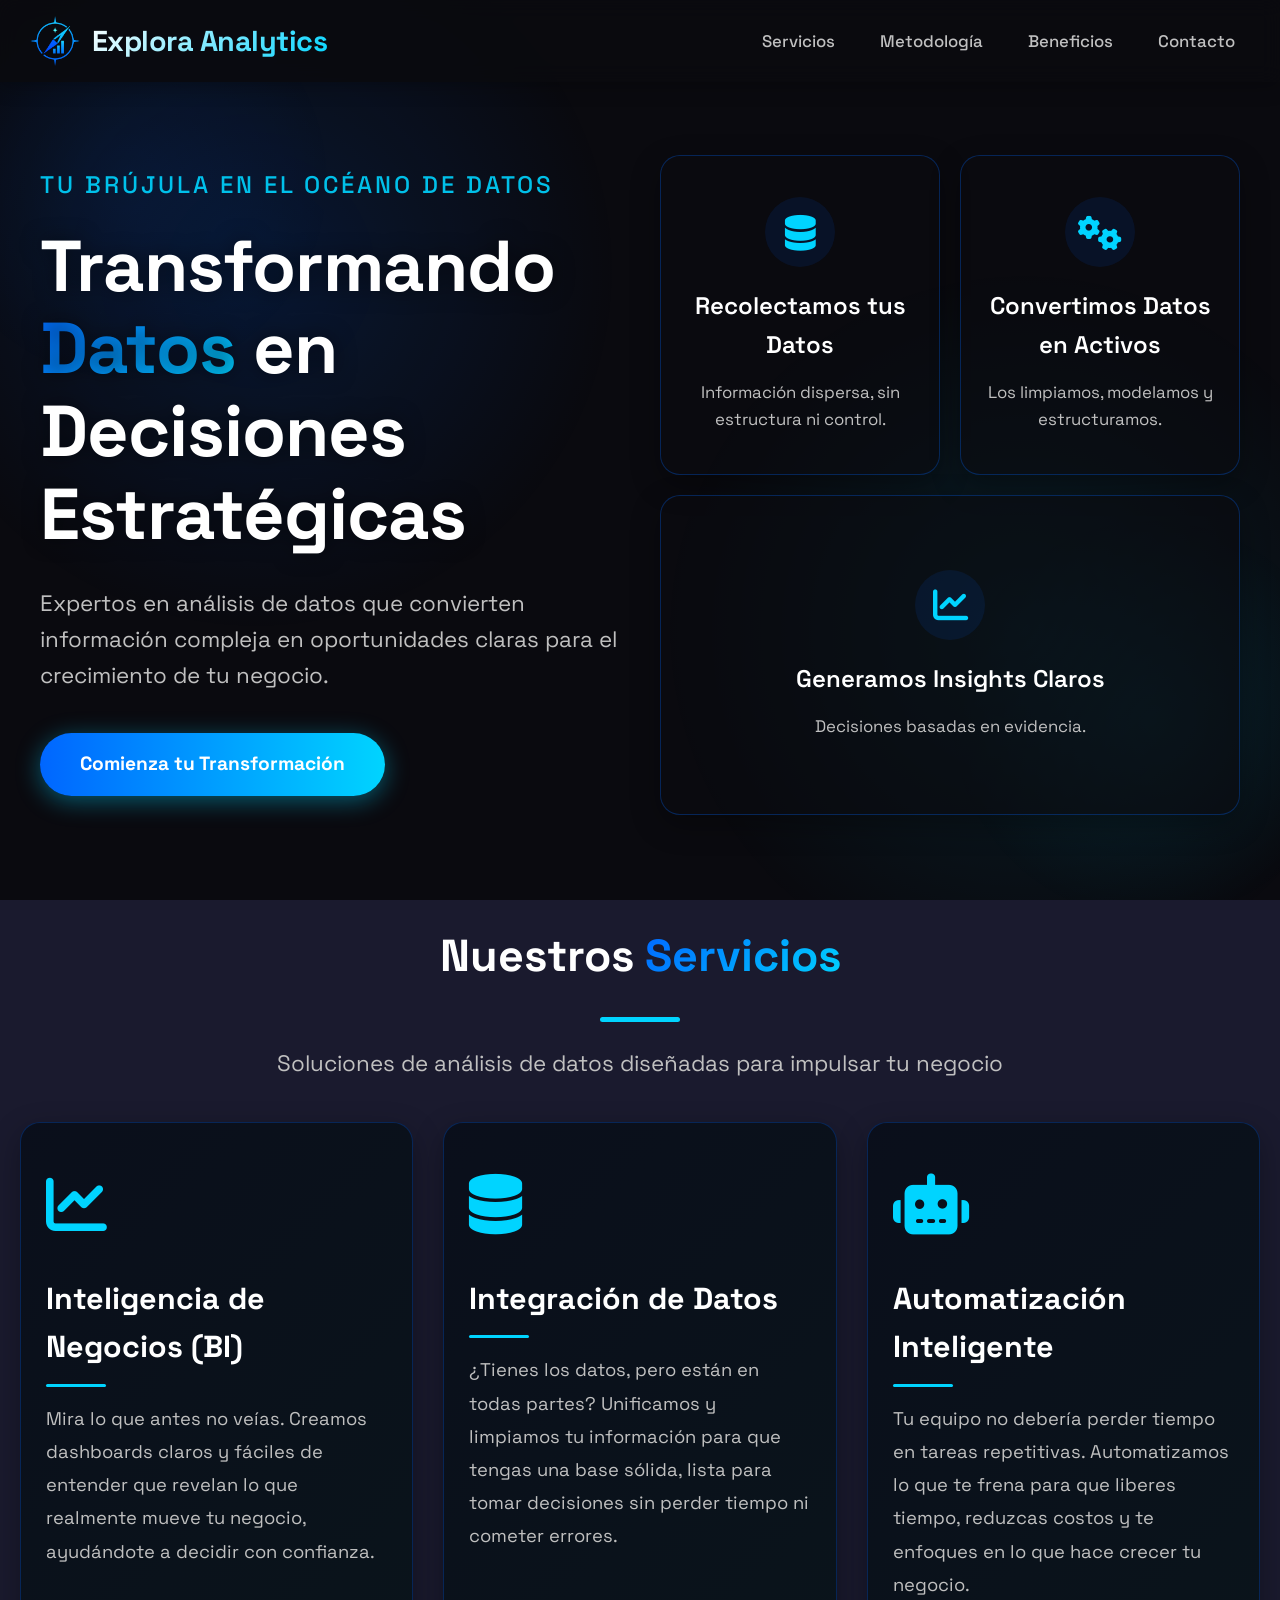
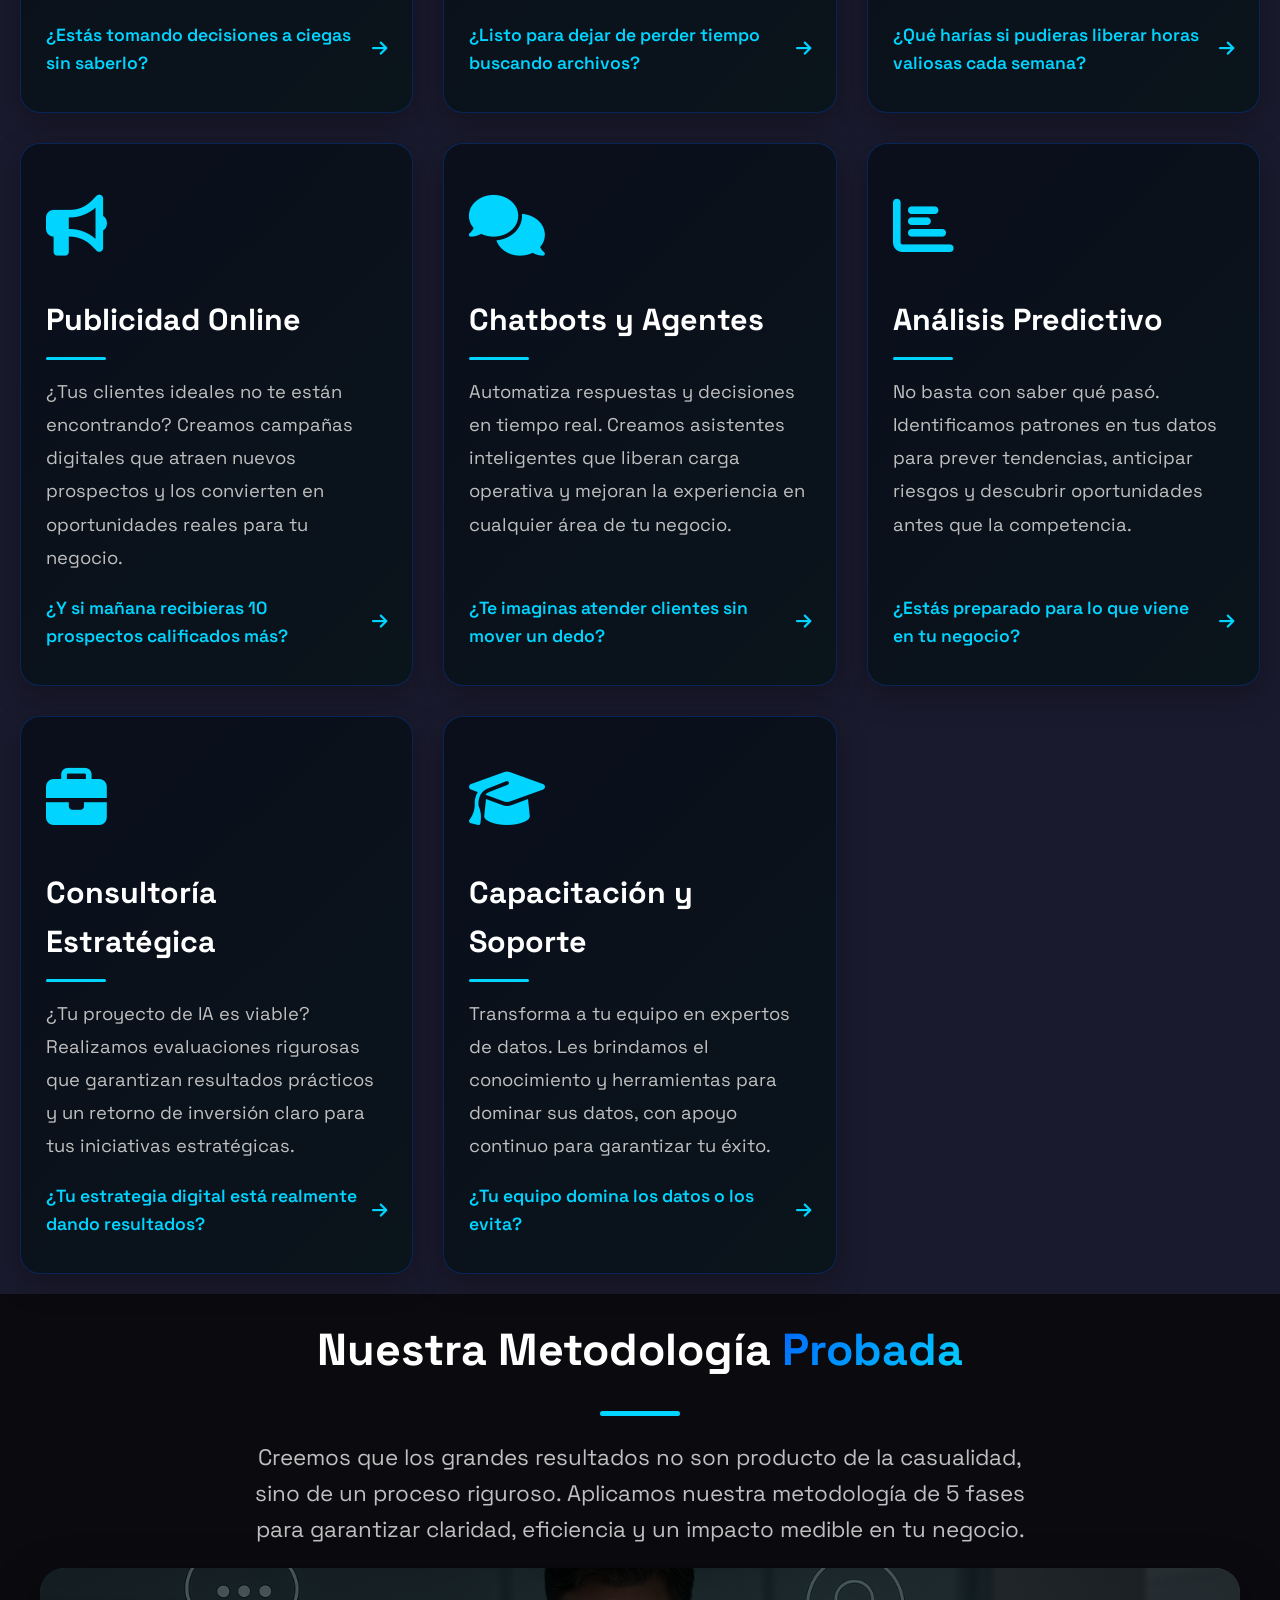
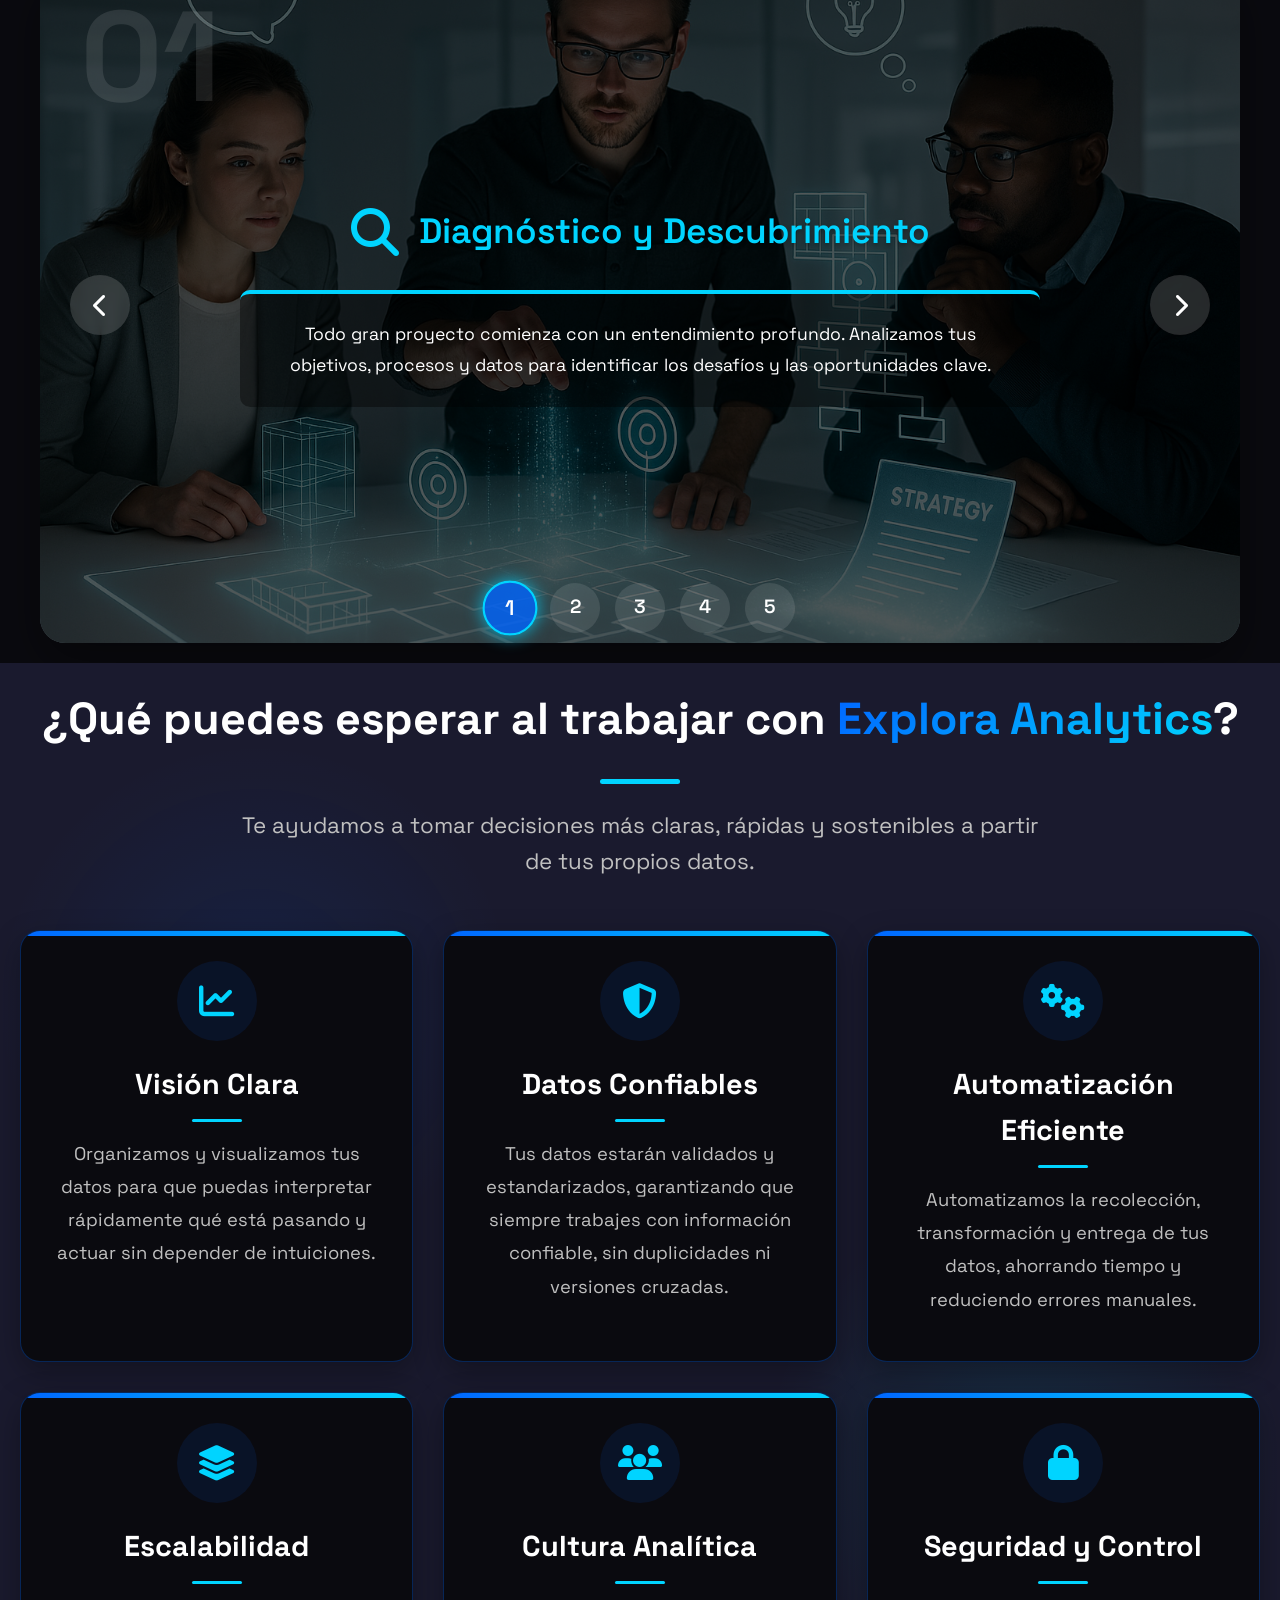
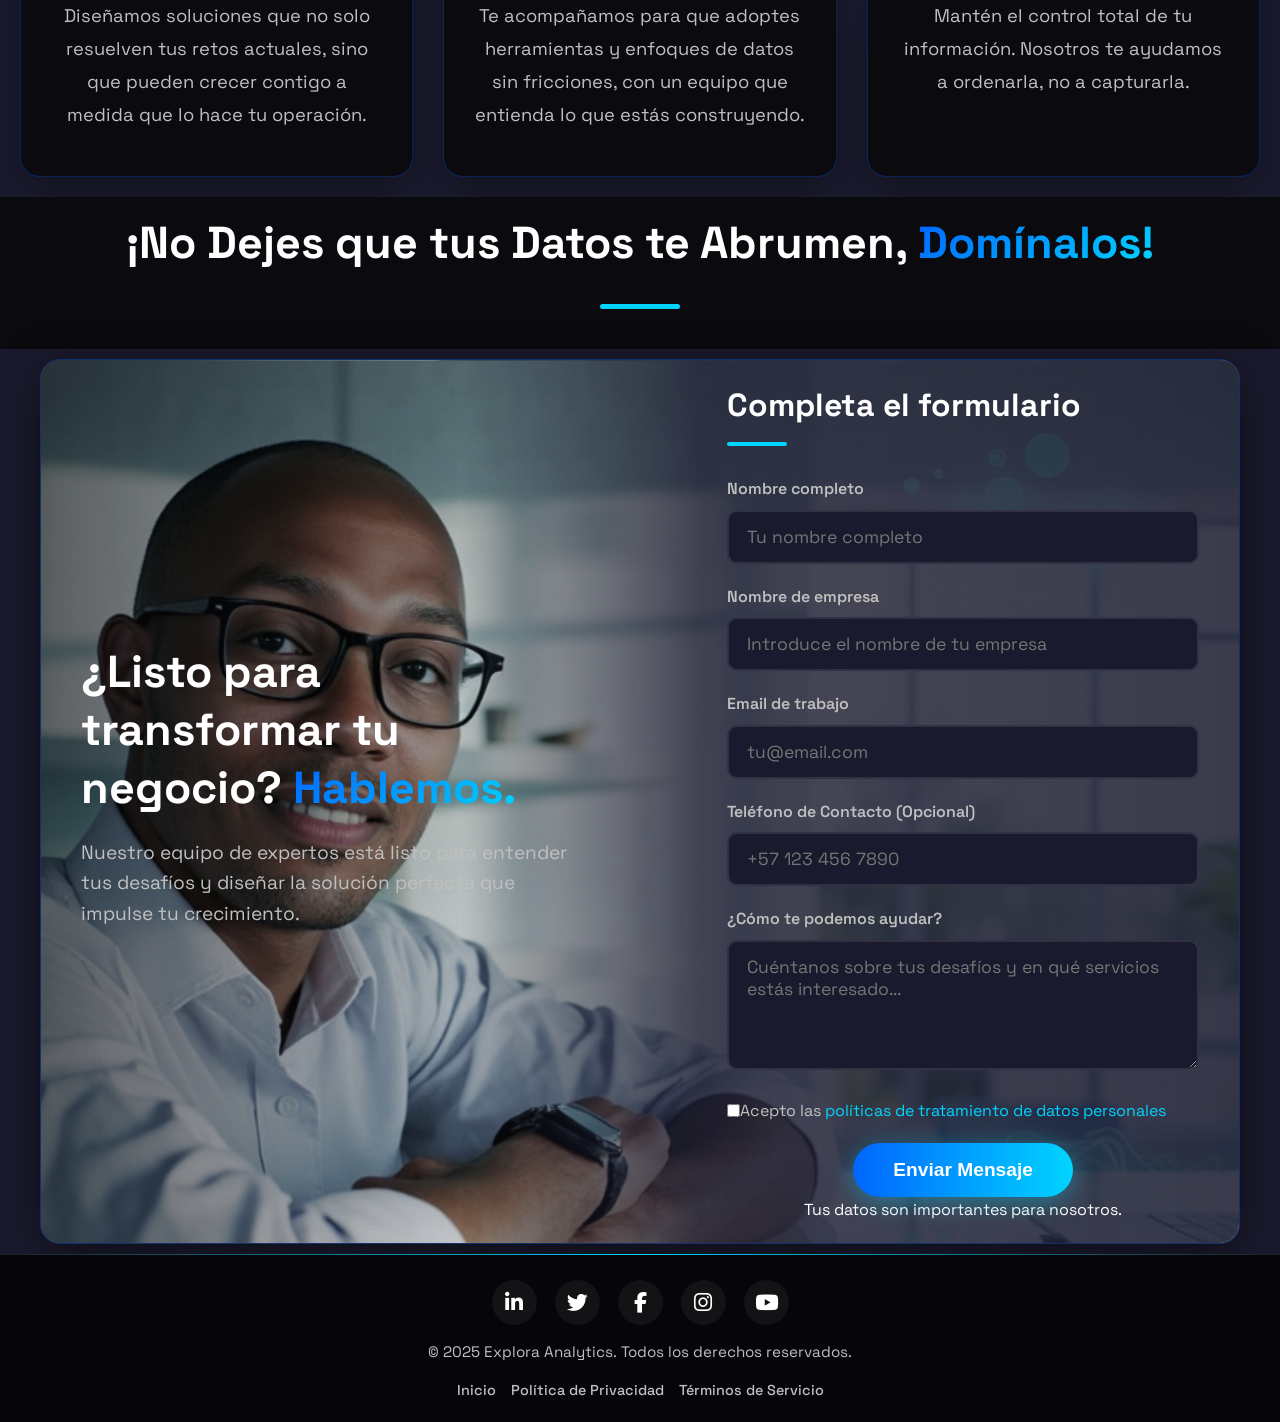
<file: index.html>
<!DOCTYPE html>
<html lang="es">
<head>
    <meta charset="utf-8"/>
    <meta content="width=device-width, initial-scale=1.0" name="viewport"/>
    <title>Explora Analytics - Transformando Datos en Decisiones Estratégicas</title>
    <meta name="description" content="Explora Analytics ofrece soluciones avanzadas de análisis de datos para impulsar la toma de decisiones estratégicas en tu negocio. Descubre cómo podemos ayudarte a transformar tus datos en información valiosa."/>
    
    <link rel="icon" href="/favicon.ico" sizes="any">
    <link rel="icon" type="image/png" sizes="32x32" href="assets/images/logos/favicon-32x32.png">
    <link rel="icon" type="image/png" sizes="16x16" href="assets/images/logos/favicon-16x16.png">
    <link rel="apple-touch-icon" sizes="180x180" href="assets/images/logos/apple-touch-icon-180x180.png">
    <link rel="mask-icon" href="assets/images/logos/safari-pinned-tab.svg" color="#0066ff">
    <meta name="theme-color" content="#0066ff">
    <link rel="manifest" href="assets/site.webmanifest">

    <link href="https://fonts.googleapis.com/css2?family=Space+Grotesk:wght@300;400;500;600;700&amp;display=swap" rel="stylesheet"/>
    <link href="https://cdnjs.cloudflare.com/ajax/libs/font-awesome/6.4.0/css/all.min.css" rel="stylesheet" integrity="sha512-iecdLmaskl7CVkqkXNQ/ZH/XLlvWZOJyj7Yy7tcenmpD1ypASozpmT/E0iPtmFIB46ZmdtAc9eNBvH0H/ZpiBw==" crossorigin="anonymous" referrerpolicy="no-referrer" />

    <link href="css/styles.css" rel="stylesheet"/>
</head>
<body>
<header class="header">
<nav class="nav-container">
<a class="logo" href="#hero">
<img src="assets/images/logos/logo-sin-eslogan-sin_espacios.png" alt="Explora Analytics Icono" class="logo-icon">
<div class="company-name">Explora Analytics</div>
</a>
<button class="menu-toggle">
<i class="fas fa-bars"></i>
</button>
<ul class="nav-menu">
<li><a href="#services">Servicios</a></li>
<li><a href="#methodology">Metodología</a></li>
<li><a href="#benefits">Beneficios</a></li>
<li><a href="#contact">Contacto</a></li>
</ul>
</nav>
</header>
<main>
<section class="hero" id="hero">
<div class="hero-content">
<div class="hero-text fade-in">
<p class="hero-tagline">Tu Brújula en el Océano de Datos</p>
<h1 class="hero-title">Transformando <span>Datos</span> en Decisiones Estratégicas</h1>
<p class="hero-subtitle">Expertos en análisis de datos que convierten información compleja en oportunidades claras para el crecimiento de tu negocio.</p>
<a class="cta-button" href="#contact">Comienza tu Transformación</a>
</div>
<div class="hero-visual fade-in">
<div class="data-process">
<div class="process-step">
<div class="process-step-inner">
<div class="process-step-front">
<div class="step-icon"><i class="fas fa-database"></i></div>
<h3 class="step-title">Recolectamos tus Datos</h3>
<p class="step-description">Información dispersa, sin estructura ni control.</p>
</div>
<div class="process-step-back">
<h3 class="step-title">El Punto de Partida</h3>
<p class="step-description">Unificamos tus fuentes de datos, sin importar si están en hojas de cálculo, bases de datos o APIs, para crear un repositorio centralizado y fiable.</p>
</div>
</div>
</div>
<div class="process-step">
<div class="process-step-inner">
<div class="process-step-front">
<div class="step-icon"><i class="fas fa-cogs"></i></div>
<h3 class="step-title">Convertimos Datos en Activos</h3>
<p class="step-description">Los limpiamos, modelamos y estructuramos.</p>
</div>
<div class="process-step-back">
<h3 class="step-title">El Motor del Cambio</h3>
<p class="step-description">Aplicamos técnicas de estandarización, limpieza y modelado para transformar datos crudos en un activo estructurado. Automatizamos estos procesos para asegurar eficiencia, consistencia y escalabilidad a largo plazo.</p>
</div>
</div>
</div>
<div class="process-step">
<div class="process-step-inner">
<div class="process-step-front">
<div class="step-icon"><i class="fas fa-chart-line"></i></div>
<h3 class="step-title">Generamos Insights Claros</h3>
<p class="step-description">Decisiones basadas en evidencia.</p>
</div>
<div class="process-step-back">
<h3 class="step-title">El Resultado Estratégico</h3>
<p class="step-description">Transformamos los datos limpios en visualizaciones interactivas y reportes que te permiten entender tendencias y decidir con total confianza.</p>
</div>
</div>
</div>
</div>
</div>
</div>
</section>
<section class="services" id="services">
<div class="section-container">
    <h2 class="section-title">Nuestros <span>Servicios</span></h2>
    <p class="section-subtitle">Soluciones de análisis de datos diseñadas para impulsar tu negocio</p>
    <div class="service-cards">
        <div class="service-card fade-in">
            <div class="service-icon"><i class="fas fa-chart-line"></i></div>
            <h3>Inteligencia de Negocios (BI)</h3>
            <p>Mira lo que antes no veías. Creamos dashboards claros y fáciles de entender que revelan lo que realmente mueve tu negocio, ayudándote a decidir con confianza.</p>
            <a class="service-link" href="#" onclick="openModal('video1')">¿Estás tomando decisiones a ciegas sin saberlo? <i class="fas fa-arrow-right"></i></a>
        </div>
        <div class="service-card fade-in">
            <div class="service-icon"><i class="fas fa-database"></i></div>
            <h3>Integración de Datos</h3>
            <p>¿Tienes los datos, pero están en todas partes? Unificamos y limpiamos tu información para que tengas una base sólida, lista para tomar decisiones sin perder tiempo ni cometer errores.</p>
            <a class="service-link" href="#" onclick="openModal('video2')">¿Listo para dejar de perder tiempo buscando archivos? <i class="fas fa-arrow-right"></i></a>
        </div>
        <div class="service-card fade-in">
            <div class="service-icon"><i class="fas fa-robot"></i></div>
            <h3>Automatización Inteligente</h3>
            <p>Tu equipo no debería perder tiempo en tareas repetitivas. Automatizamos lo que te frena para que liberes tiempo, reduzcas costos y te enfoques en lo que hace crecer tu negocio.</p>
            <a class="service-link" href="#" onclick="openModal('video3')">¿Qué harías si pudieras liberar horas valiosas cada semana? <i class="fas fa-arrow-right"></i></a>
        </div>
        <div class="service-card fade-in">
            <div class="service-icon"><i class="fas fa-bullhorn"></i></div>
            <h3>Publicidad Online</h3>
            <p>¿Tus clientes ideales no te están encontrando? Creamos campañas digitales que atraen nuevos prospectos y los convierten en oportunidades reales para tu negocio.</p>
            <a class="service-link" href="#" onclick="openModal('video4')">¿Y si mañana recibieras 10 prospectos calificados más? <i class="fas fa-arrow-right"></i></a>
        </div>
        <div class="service-card fade-in">
            <div class="service-icon"><i class="fas fa-comments"></i></div>
            <h3>Chatbots y Agentes</h3>
            <p>Automatiza respuestas y decisiones en tiempo real. Creamos asistentes inteligentes que liberan carga operativa y mejoran la experiencia en cualquier área de tu negocio.</p>
            <a class="service-link" href="#" onclick="openModal('video5')">¿Te imaginas atender clientes sin mover un dedo? <i class="fas fa-arrow-right"></i></a>
        </div>
        <div class="service-card fade-in">
            <div class="service-icon"><i class="fas fa-chart-bar"></i></div>
            <h3>Análisis Predictivo</h3>
            <p>No basta con saber qué pasó. Identificamos patrones en tus datos para prever tendencias, anticipar riesgos y descubrir oportunidades antes que la competencia.</p>
            <a class="service-link" href="#" onclick="openModal('video6')">¿Estás preparado para lo que viene en tu negocio? <i class="fas fa-arrow-right"></i></a>
        </div>
        <div class="service-card fade-in">
            <div class="service-icon"><i class="fas fa-briefcase"></i></div>
            <h3>Consultoría Estratégica</h3>
            <p>¿Tu proyecto de IA es viable? Realizamos evaluaciones rigurosas que garantizan resultados prácticos y un retorno de inversión claro para tus iniciativas estratégicas.</p>
            <a class="service-link" href="#" onclick="openModal('video7')">¿Tu estrategia digital está realmente dando resultados? <i class="fas fa-arrow-right"></i></a>
        </div>
        <div class="service-card fade-in">
            <div class="service-icon"><i class="fas fa-graduation-cap"></i></div>
            <h3>Capacitación y Soporte</h3>
            <p>Transforma a tu equipo en expertos de datos. Les brindamos el conocimiento y herramientas para dominar sus datos, con apoyo continuo para garantizar tu éxito.</p>
            <a class="service-link" href="#" onclick="openModal('video8')">¿Tu equipo domina los datos o los evita? <i class="fas fa-arrow-right"></i></a>
        </div>
    </div>
</div>
<div class="modal" id="videoModal">
    <div class="modal-content">
        <button class="modal-close" onclick="closeModal()">×</button>
        <div class="modal-video-container">
            <video autoplay="" controls="" id="modalVideo">
                <source id="modalSource" src="" type="video/mp4"/>
                Tu navegador no soporta video HTML5.
            </video>
        </div>
        <div class="modal-cta-area">
            <h3 id="modalCtaTitle"></h3>
            <p id="modalCtaText"></p>
            <a id="modalCtaButton" href="#contact" class="cta-button" onclick="closeModal()"></a>
        </div>
    </div>
</div>
</section>
<section class="methodology" id="methodology">
<div class="section-container">
<h2 class="section-title">Nuestra Metodología <span>Probada</span></h2>
<p class="section-subtitle">Creemos que los grandes resultados no son producto de la casualidad, sino de un proceso riguroso. Aplicamos nuestra metodología de 5 fases para garantizar claridad, eficiencia y un impacto medible en tu negocio.</p>
<div class="methodology-slider fade-in">
<div class="carousel-slide active" style="background-image: url('assets/images/gallery/phase_1_methodology.png');">
<div class="phase-number">01</div>
<div class="slide-overlay">
<div class="slide-content">
<div class="method-header">
<i class="fas fa-search method-icon"></i>
<h3 class="slide-title">Diagnóstico y Descubrimiento</h3>
</div>
<p class="slide-text">Todo gran proyecto comienza con un entendimiento profundo. Analizamos tus objetivos, procesos y datos para identificar los desafíos y las oportunidades clave.</p>
</div>
</div>
</div>
<div class="carousel-slide" style="background-image: url('assets/images/gallery/phase_2_methodology.png');">
<div class="phase-number">02</div>
<div class="slide-overlay">
<div class="slide-content">
<div class="method-header">
<i class="fas fa-drafting-compass method-icon"></i>
<h3 class="slide-title">Estrategia y Diseño</h3>
</div>
<p class="slide-text">Con los insights del diagnóstico, diseñamos una hoja de ruta a medida. Creamos la arquitectura de la solución, definimos los KPIs y planificamos cada detalle.</p>
</div>
</div>
</div>
<div class="carousel-slide" style="background-image: url('assets/images/gallery/phase_3_methodology.png');">
<div class="phase-number">03</div>
<div class="slide-overlay">
<div class="slide-content">
<div class="method-header">
<i class="fas fa-cogs method-icon"></i>
<h3 class="slide-title">Implementación y Desarrollo</h3>
</div>
<p class="slide-text">Es hora de construir. Nuestro equipo desarrolla la solución, ya sea un dashboard, una automatización o una campaña, siguiendo las mejores prácticas de la industria.</p>
</div>
</div>
</div>
<div class="carousel-slide" style="background-image: url('assets/images/gallery/phase_4_methodology.png');">
<div class="phase-number">04</div>
<div class="slide-overlay">
<div class="slide-content">
<div class="method-header">
<i class="fas fa-rocket method-icon"></i>
<h3 class="slide-title">Lanzamiento y Optimización</h3>
</div>
<p class="slide-text">Desplegamos la solución y monitoreamos su rendimiento. No nos detenemos ahí; analizamos los resultados para optimizar y maximizar el impacto continuamente.</p>
</div>
</div>
</div>
<div class="carousel-slide" style="background-image: url('assets/images/gallery/phase_5_methodology.png');">
<div class="phase-number">05</div>
<div class="slide-overlay">
<div class="slide-content">
<div class="method-header">
<i class="fas fa-sync-alt method-icon"></i>
<h3 class="slide-title">Crecimiento y Soporte</h3>
</div>
<p class="slide-text">Te acompañamos a largo plazo. Ofrecemos soporte, capacitamos a tu equipo y trabajamos contigo para escalar la solución y adaptarla a las nuevas necesidades.</p>
</div>
</div>
</div>
<button class="nav-btn prev-btn">
<i class="fas fa-chevron-left"></i>
</button>
<button class="nav-btn next-btn">
<i class="fas fa-chevron-right"></i>
</button>
</div>
<div class="carousel-controls">
<div class="phase-indicator active" data-slide="0">1</div>
<div class="phase-indicator" data-slide="1">2</div>
<div class="phase-indicator" data-slide="2">3</div>
<div class="phase-indicator" data-slide="3">4</div>
<div class="phase-indicator" data-slide="4">5</div>
</div>
</div>
</section>
<section class="benefits" id="benefits">
<div class="section-container">
<h2 class="section-title">¿Qué puedes esperar al trabajar con <span>Explora Analytics</span>?</h2>
<p class="section-subtitle">Te ayudamos a tomar decisiones más claras, rápidas y sostenibles a partir de tus propios datos.</p>
<div class="benefits-grid">
<div class="benefit-card fade-in">
<div class="benefit-icon"><i class="fas fa-chart-line"></i></div>
<h3>Visión Clara</h3>
<p>Organizamos y visualizamos tus datos para que puedas interpretar rápidamente qué está pasando y actuar sin depender de intuiciones.</p>
</div>
<div class="benefit-card fade-in">
<div class="benefit-icon"><i class="fas fa-shield-alt"></i></div>
<h3>Datos Confiables</h3>
<p>Tus datos estarán validados y estandarizados, garantizando que siempre trabajes con información confiable, sin duplicidades ni versiones cruzadas.</p>
</div>
<div class="benefit-card fade-in">
<div class="benefit-icon"><i class="fas fa-cogs"></i></div>
<h3>Automatización Eficiente</h3>
<p>Automatizamos la recolección, transformación y entrega de tus datos, ahorrando tiempo y reduciendo errores manuales.</p>
</div>
<div class="benefit-card fade-in">
<div class="benefit-icon"><i class="fas fa-layer-group"></i></div>
<h3>Escalabilidad</h3>
<p>Diseñamos soluciones que no solo resuelven tus retos actuales, sino que pueden crecer contigo a medida que lo hace tu operación.</p>
</div>
<div class="benefit-card fade-in">
<div class="benefit-icon"><i class="fas fa-users"></i></div>
<h3>Cultura Analítica</h3>
<p>Te acompañamos para que adoptes herramientas y enfoques de datos sin fricciones, con un equipo que entienda lo que estás construyendo.</p>
</div>
<div class="benefit-card fade-in">
<div class="benefit-icon"><i class="fas fa-lock"></i></div>
<h3>Seguridad y Control</h3>
<p>Mantén el control total de tu información. Nosotros te ayudamos a ordenarla, no a capturarla.</p>
</div>
</div>
</div>
</section>
<section class="call-to-action" id="call-to-action">
<div class="section-container">
<h2 class="section-title">¡No Dejes que tus Datos te Abrumen, <span>Domínalos!</span></h2>
</div>
</section>
<section class="contact" id="contact">
<div class="section-container">
<div class="contact-container fade-in">
<div class="contact-intro">
<h2>¿Listo para transformar tu negocio? <span>Hablemos.</span></h2>
<p>Nuestro equipo de expertos está listo para entender tus desafíos y diseñar la solución perfecta que impulse tu crecimiento.</p>
</div>
<div class="contact-form-wrapper">
<form class="contact-form" action="https://tu-dominio.com/api/enviar-formulario" method="POST">
<h3>Completa el formulario</h3>
<div class="form-group">
<label for="name">Nombre completo</label>
<input id="name" name="name" placeholder="Tu nombre completo" required="" type="text"/>
</div>
<div class="form-group">
<label for="company">Nombre de empresa</label>
<input id="company" name="company" placeholder="Introduce el nombre de tu empresa" type="text"/>
</div>
<div class="form-group">
<label for="email">Email de trabajo</label>
<input id="email" name="email" placeholder="tu@email.com" required="" type="email"/>
</div>
<div class="form-group">
<label for="phone">Teléfono de Contacto (Opcional)</label>
<input id="phone" name="phone" placeholder="+57 123 456 7890" type="tel"/>
</div>
<div class="form-group">
<label for="message">¿Cómo te podemos ayudar?</label>
<textarea id="message" name="message" placeholder="Cuéntanos sobre tus desafíos y en qué servicios estás interesado..." required=""></textarea>
</div>
<div class="checkbox-group">
<input id="privacy-policy" name="privacy-policy" required="" type="checkbox"/>
<label for="privacy-policy">Acepto las <a href="#" target="_blank" rel="noopener noreferrer">políticas de tratamiento de datos personales</a></label>
</div>
<input type="hidden" id="recaptcha-response" name="recaptcha-response">
<button class="cta-button" type="submit">Enviar Mensaje</button>
<p class="microcopy">
  Tus datos son importantes para nosotros</a>.
</p>
</form>
</div>

</div>
</div>
</section>
</main>
<footer class="footer">
    <div class="social-links">
        <a href="#" aria-label="LinkedIn"><i class="fab fa-linkedin-in"></i></a>
        <a href="#" aria-label="Twitter"><i class="fab fa-twitter"></i></a>
        <a href="#" aria-label="Facebook"><i class="fab fa-facebook-f"></i></a>
        <a href="#" aria-label="Instagram"><i class="fab fa-instagram"></i></a>
        <a href="#" aria-label="YouTube"><i class="fab fa-youtube"></i></a>
    </div>

    <p class="copyright">© 2025 Explora Analytics. Todos los derechos reservados.</p>
    
    <nav class="footer-menu">
        <a href="#hero">Inicio</a>
        <a href="#">Política de Privacidad</a>
        <a href="#">Términos de Servicio</a>
    </nav>
</footer>

<script src="https://www.google.com/recaptcha/api.js?render=TU_SITE_KEY" async defer></script>
<script src="js/main.js"></script>

</body>
</html>
</file>
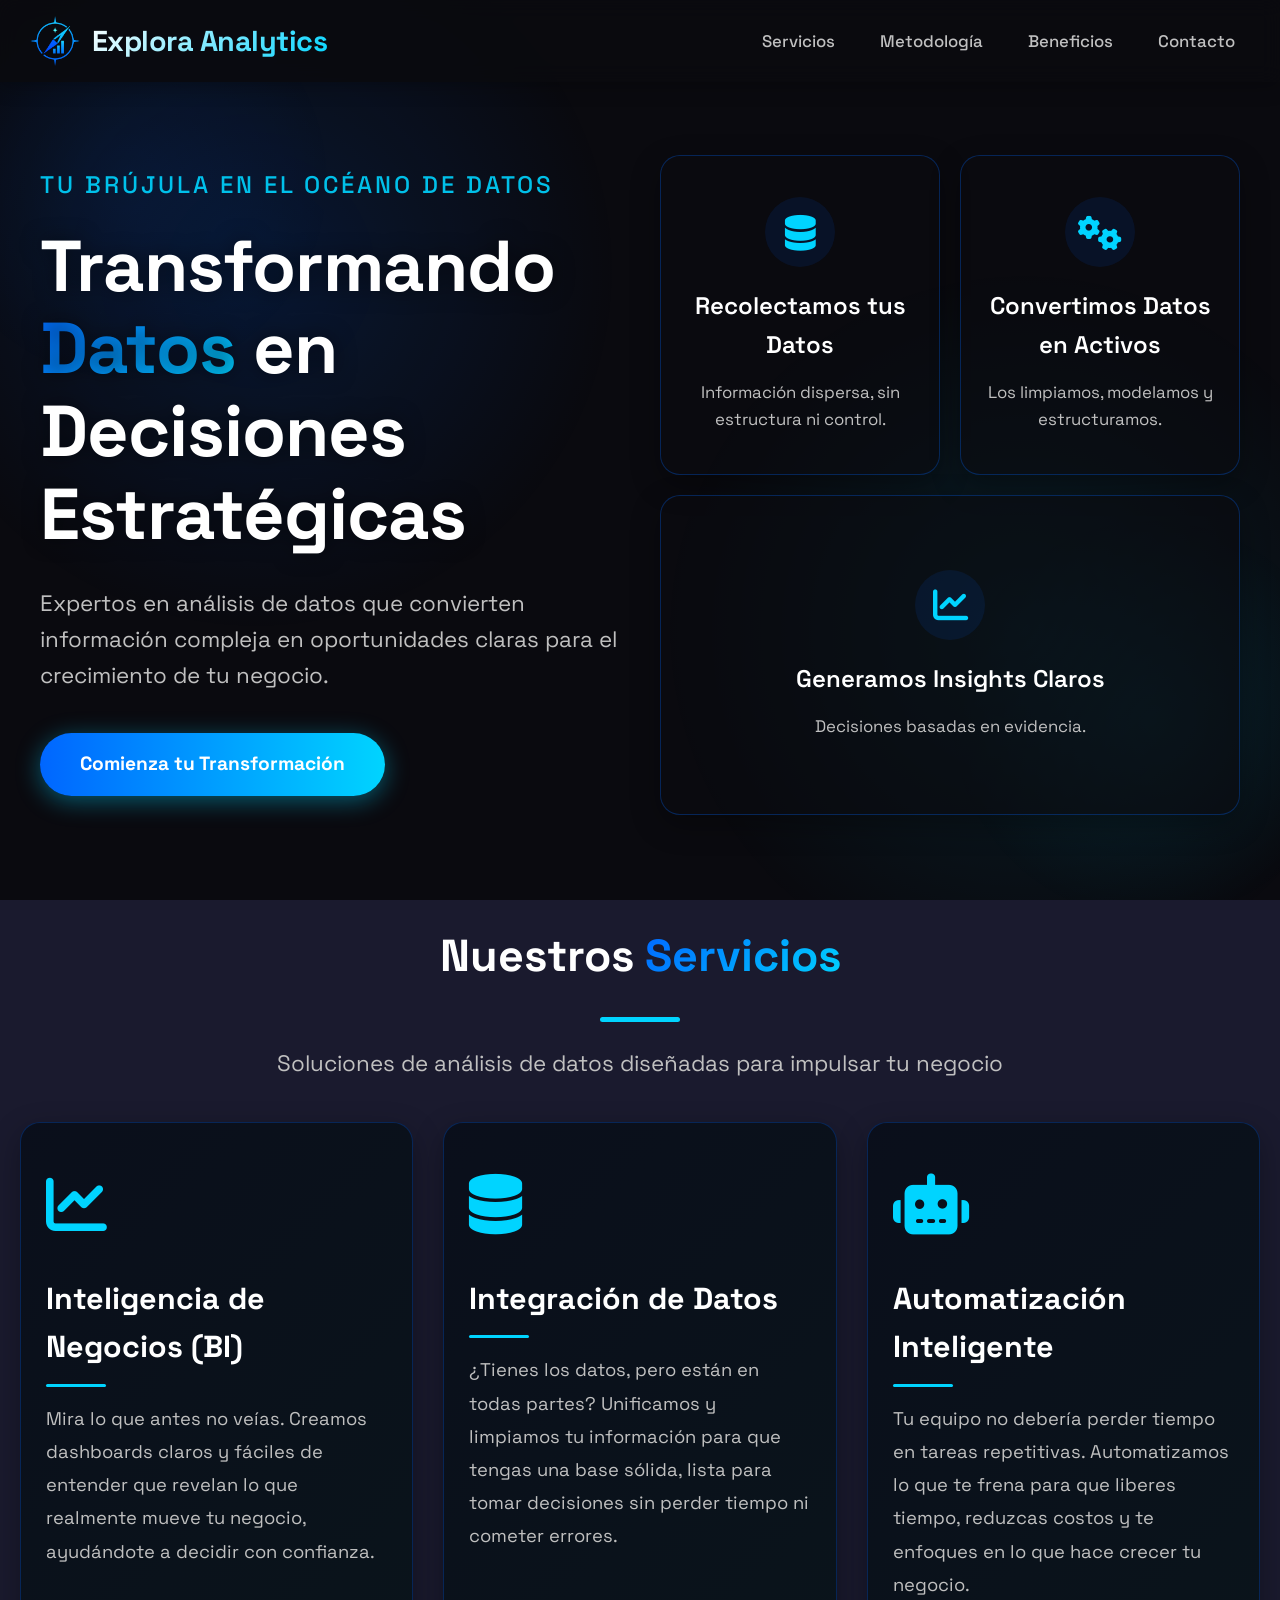
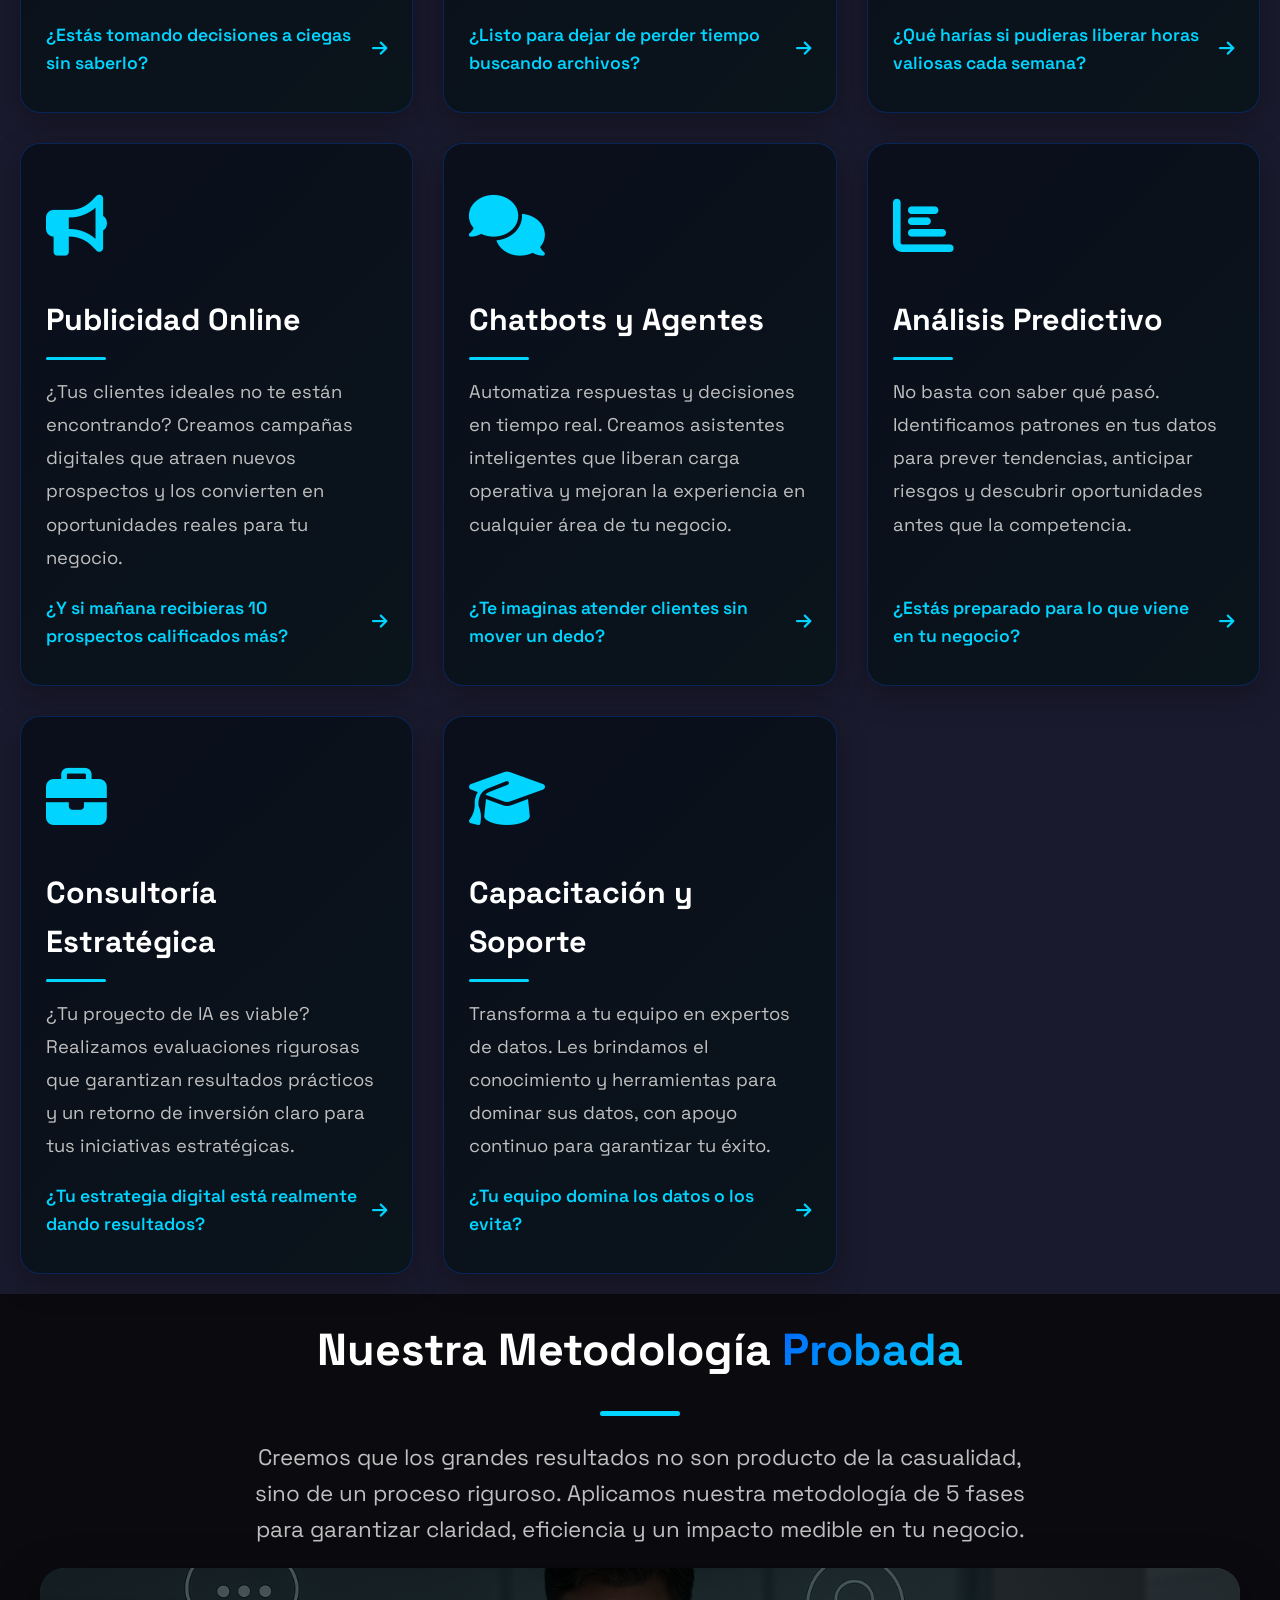
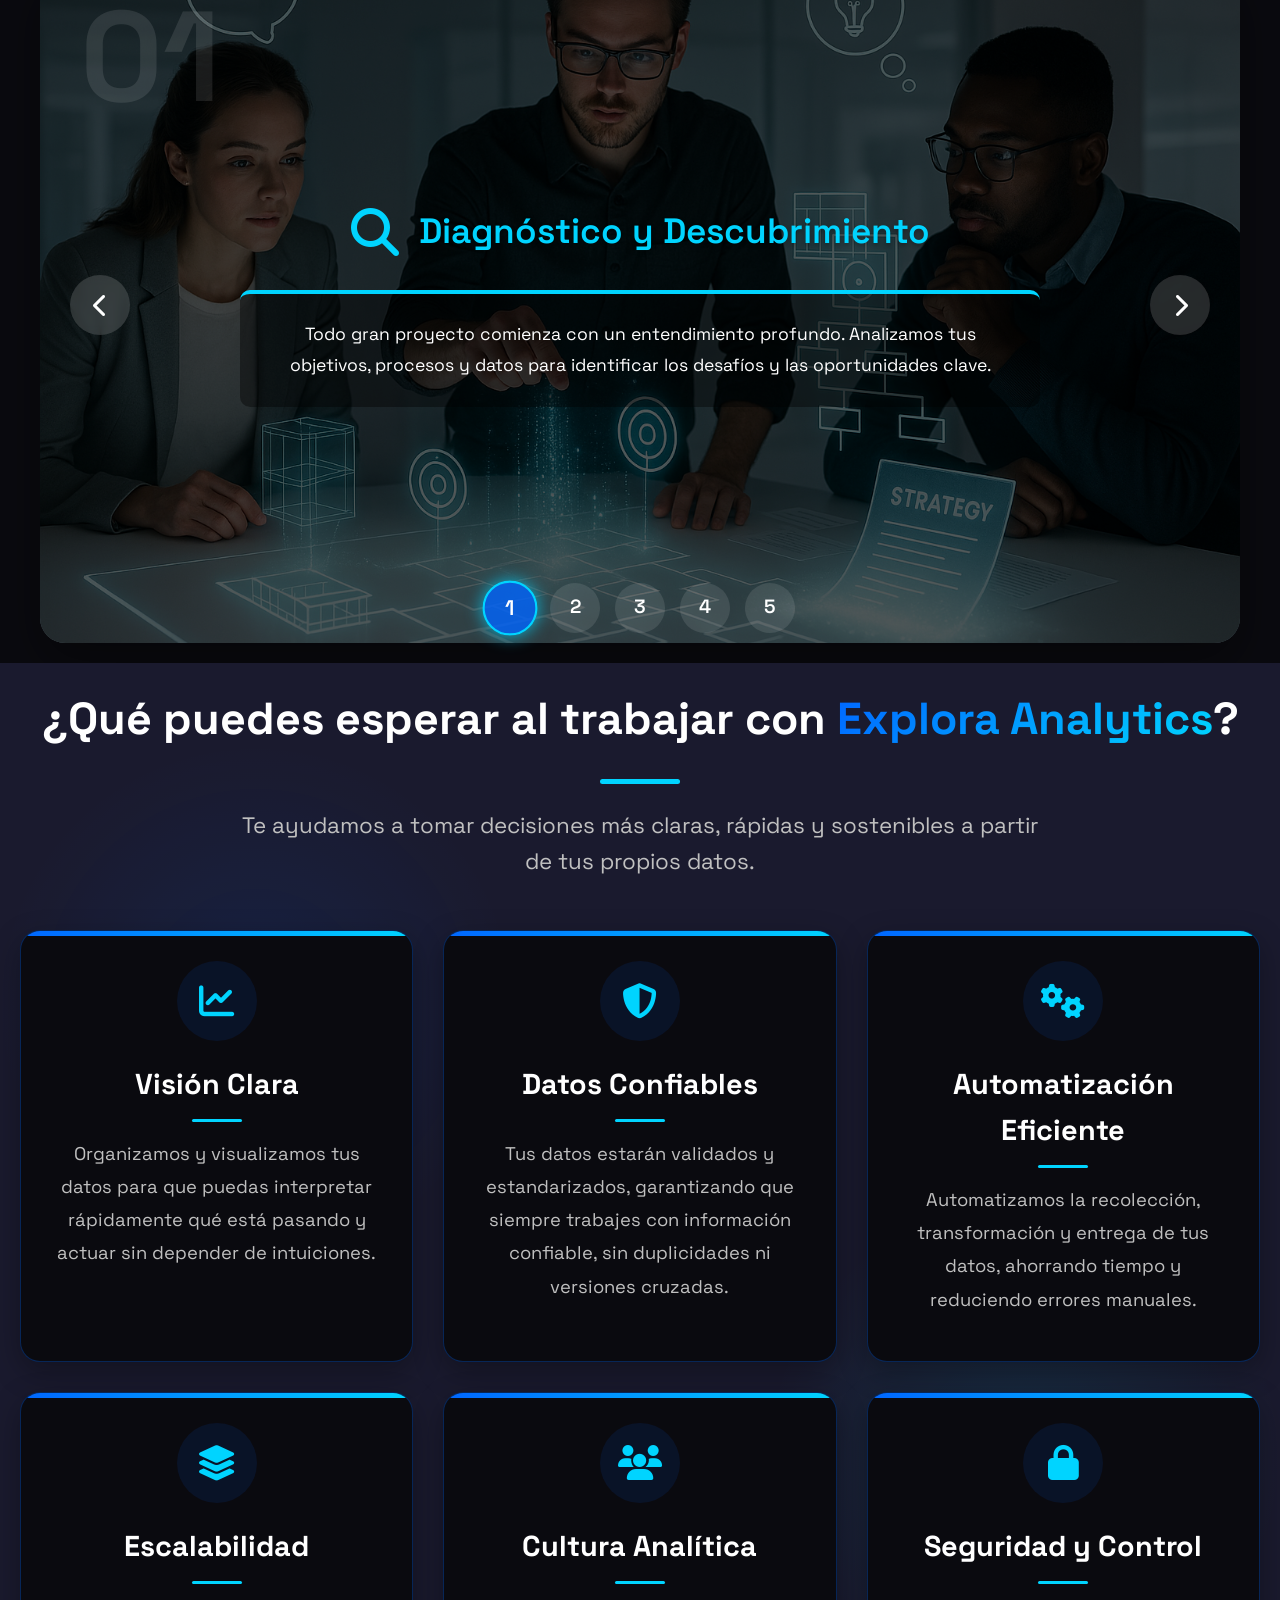
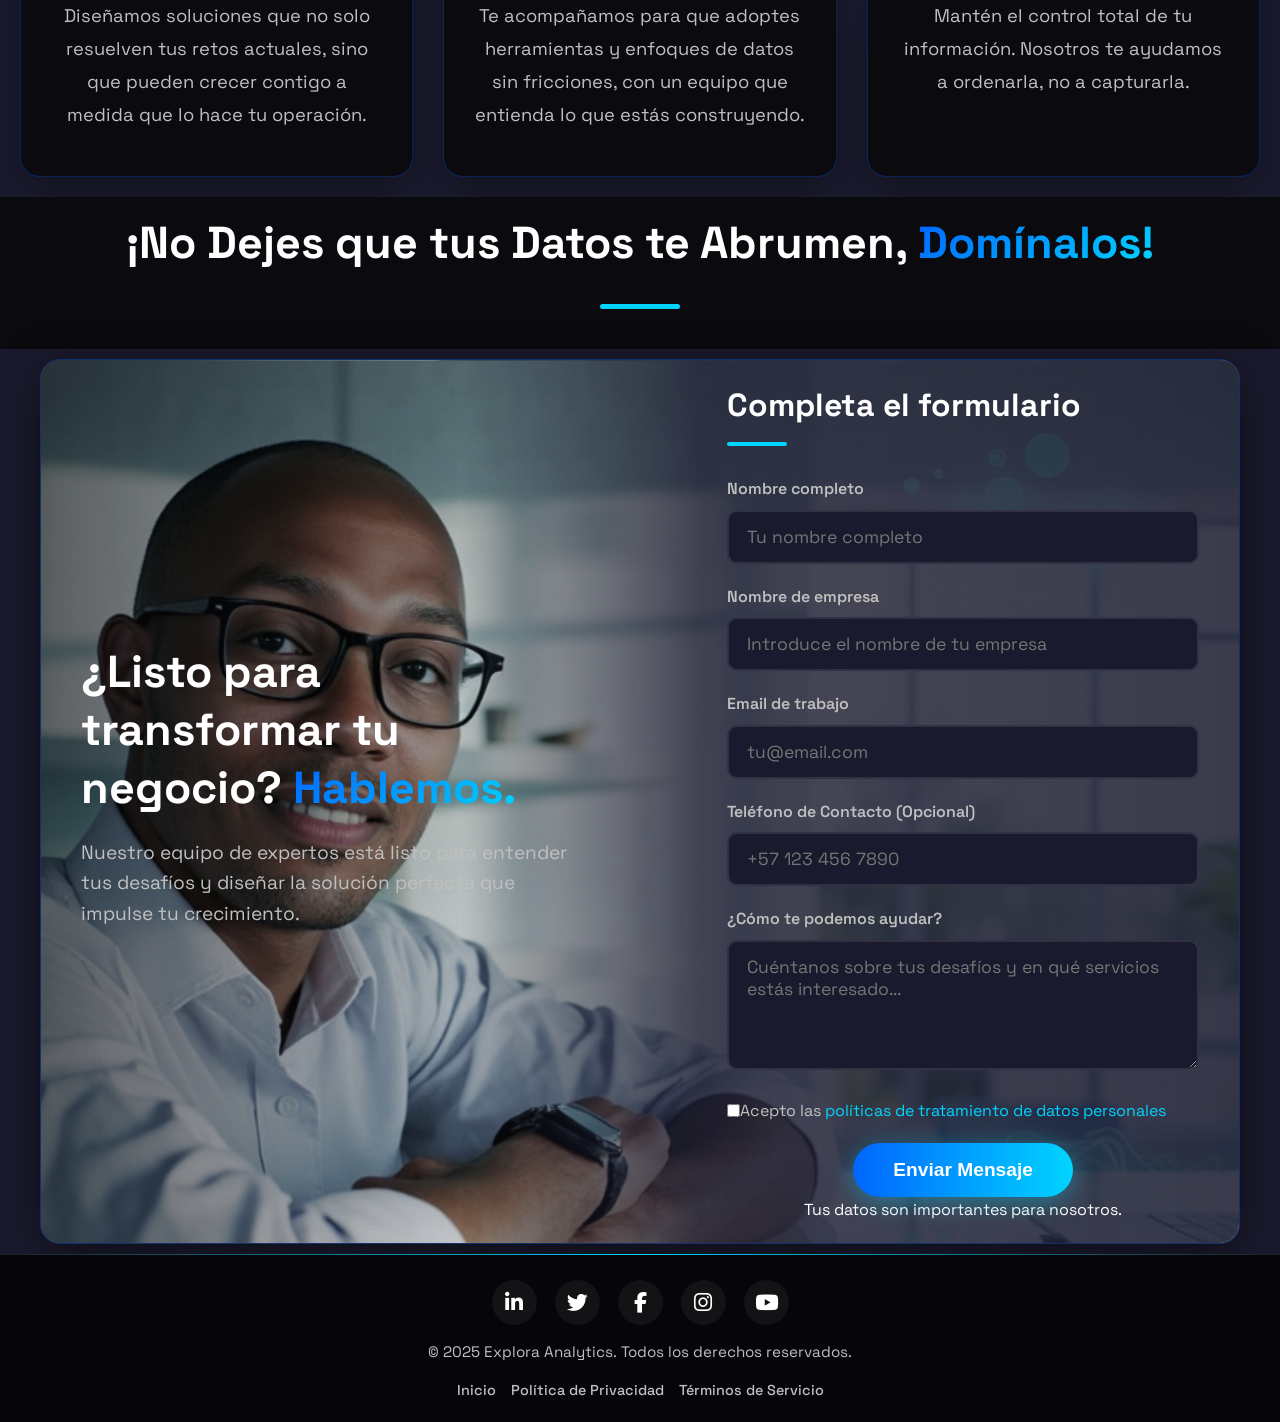
<file: index_original.html>
<!DOCTYPE html>
<html lang="es">
<head>
    <meta charset="utf-8"/>
    <meta content="width=device-width, initial-scale=1.0" name="viewport"/>
    <title>Explora Analytics - Transformando Datos en Decisiones Estratégicas</title>
    <meta name="description" content="Explora Analytics ofrece soluciones avanzadas de análisis de datos para impulsar la toma de decisiones estratégicas en tu negocio. Descubre cómo podemos ayudarte a transformar tus datos en información valiosa."/>
    
    <link rel="icon" href="/favicon.ico" sizes="any">
    <link rel="icon" type="image/png" sizes="32x32" href="assets/images/logos/favicon-32x32.png">
    <link rel="icon" type="image/png" sizes="16x16" href="assets/images/logos/favicon-16x16.png">
    <link rel="apple-touch-icon" sizes="180x180" href="assets/images/logos/apple-touch-icon-180x180.png">
    <link rel="mask-icon" href="assets/images/logos/safari-pinned-tab.svg" color="#0066ff">
    <meta name="theme-color" content="#0066ff">
    <link rel="manifest" href="assets/site.webmanifest">

    

    <link href="https://fonts.googleapis.com/css2?family=Space+Grotesk:wght@300;400;500;600;700&amp;display=swap" rel="stylesheet"/>
    <link href="https://cdnjs.cloudflare.com/ajax/libs/font-awesome/6.4.0/css/all.min.css" rel="stylesheet"/>

<style>
    :root {
        --primary-blue: #0066ff;
        --accent-cyan: #00d4ff;
        --dark-bg: #0a0a0f;
        --dark-secondary: #1a1a2e;
        --text-primary: #ffffff;
        --text-secondary: #c0c0c0;
        --transition: all 0.4s cubic-bezier(0.175, 0.885, 0.32, 1.275);
    }

    * {
        margin: 0;
        padding: 0;
        box-sizing: border-box;
    }

    html {
        scroll-behavior: smooth;
    }

    body {
        font-family: 'Space Grotesk', sans-serif;
        line-height: 1.6;
        color: var(--text-primary);
        overflow-x: hidden; /* Asegura que no haya scroll horizontal no deseado */
        background: var(--dark-bg);
        position: relative;
    }

    body::before {
        content: "";
        position: fixed;
        top: 0;
        left: 0;
        width: 100%;
        height: 100%;
        background:
            radial-gradient(circle at 10% 20%, rgba(0, 102, 255, 0.08) 0%, transparent 15%),
            radial-gradient(circle at 90% 80%, rgba(0, 212, 255, 0.08) 0%, transparent 15%);
        z-index: -1;
        pointer-events: none;
    }

    /* Header */
    .header {
        background: rgba(10, 10, 15, 0.9);
        color: var(--text-primary);
        padding: 1rem 0;
        position: fixed;
        width: 100%;
        top: 0;
        z-index: 1000;
        backdrop-filter: blur(10px);
        box-shadow: 0 2px 20px rgba(0, 0, 0, 0.3);
        transition: var(--transition);
    }

    .header.scrolled {
        padding: 0.6rem 0;
        box-shadow: 0 5px 25px rgba(0, 102, 255, 0.2);
        background: rgba(10, 10, 15, 0.98);
        border-bottom: 1px solid rgba(0, 212, 255, 0.3);
    }

    .nav-container {
        max-width: 1400px;
        margin: 0 auto;
        display: flex;
        justify-content: space-between;
        align-items: center;
        padding: 0 30px;
    }

    .logo {
        display: flex;
        align-items: center;
        gap: 12px;
        text-decoration: none;
    }

    .logo-icon {       
        height: 50px;
        width: auto;
    }

    .company-name {
        font-size: 1.8rem;
        font-weight: 700;
        background: linear-gradient(135deg, var(--text-primary), var(--accent-cyan));
        -webkit-background-clip: text;
        -webkit-text-fill-color: transparent;
        background-clip: text;
        letter-spacing: -0.5px;
    }

    .nav-menu {
        list-style: none;
        display: flex;
        gap: 15px;
    }

    .nav-menu li {
        position: relative;
    }

    .nav-menu a {
        color: var(--text-secondary);
        text-decoration: none;
        font-weight: 500;
        padding: 8px 15px;
        border-radius: 30px;
        transition: var(--transition);
        font-size: 1.05rem;
    }

    .nav-menu a:hover {
        color: var(--accent-cyan);
    }

    .nav-menu a::after {
        content: '';
        position: absolute;
        bottom: -5px;
        left: 15px;
        width: 0;
        height: 2px;
        background: var(--accent-cyan);
        transition: width 0.3s ease;
    }

    .nav-menu a:hover::after {
        width: calc(100% - 30px);
    }

    .menu-toggle {
        display: none; /* Por defecto, oculto en desktop */
        background: none;
        border: none;
        color: var(--text-primary);
        font-size: 1.8rem;
        cursor: pointer;
    }

    /* Hero Section */
    .hero {
        position: relative;
        min-height: 100vh;
        display: flex;
        align-items: center;
        justify-content: center;
        color: var(--text-primary);
        overflow: hidden;
        padding: 85px 20px 15px;
    }

    .hero::before {
        content: '';
        position: absolute;
        top: 0;
        left: 0;
        width: 100%;
        height: 100%;
        background:
            radial-gradient(circle at 20% 30%, rgba(0, 102, 255, 0.15) 0%, transparent 30%),
            radial-gradient(circle at 80% 70%, rgba(0, 212, 255, 0.1) 0%, transparent 30%);                    
        z-index: 1;
    }

    .hero-content {
        z-index: 3;
        max-width: 1400px;
        width: 100%;
        padding: 20px;
        display: flex;
        align-items: center;
        gap: 40px;
        flex-wrap: wrap;
    }
    
    .hero-text, .hero-visual {
        flex: 1;
        min-width: 300px;
    }

    .hero-text {
        text-align: left;
    }

    .hero-tagline {
        font-size: 1.5rem;
        margin-bottom: 20px;
        color: var(--accent-cyan);
        font-weight: 500;
        text-transform: uppercase;
        letter-spacing: 3px;
        opacity: 0.9;
    }

    .hero-title {
        font-size: clamp(2.8rem, 6vw, 4.5rem);
        margin-bottom: 30px;
        line-height: 1.15;
        font-weight: 700;
        text-shadow: 0 0 20px rgba(0, 0, 0, 0.5);
        letter-spacing: -1px;
    }

    .hero-title span {
        background: linear-gradient(135deg, var(--primary-blue), var(--accent-cyan));
        -webkit-background-clip: text;
        -webkit-text-fill-color: transparent;
        background-clip: text;
    }

    .hero-subtitle {
        font-size: clamp(1.1rem, 2.5vw, 1.4rem);
        max-width: 600px;
        margin-bottom: 40px;
        color: var(--text-secondary);
        font-weight: 400;
        line-height: 1.6;
    }
    
    .hero-visual {
        display: flex;
        justify-content: center;
        align-items: center;
    }

    .data-process {
        display: flex;
        justify-content: center;
        align-items: center;
        flex-wrap: wrap;
        gap: 20px;
        width: 100%;
        max-width: 1000px;
    }

    .process-step {
        flex: 1;
        min-width: 250px;
        max-width: 100%;
        height: 320px;
        background-color: transparent;
        perspective: 1000px;
        cursor: pointer;
    }

    .process-step-inner {
        position: relative;
        width: 100%;
        height: 100%;
        transition: transform 0.8s;
        transform-style: preserve-3d;
    }
    
    .process-step:hover .process-step-inner {
        transform: rotateY(180deg);
    }

    .process-step-front, .process-step-back {
        position: absolute;
        width: 100%;
        height: 100%;
        -webkit-backface-visibility: hidden;
        backface-visibility: hidden;
        background: rgba(10, 10, 15, 0.6);
        border-radius: 20px;
        padding: 25px;
        text-align: center;
        border: 1px solid rgba(0, 102, 255, 0.3);
        box-shadow: 0 10px 30px rgba(0, 0, 0, 0.3);
        display: flex;
        flex-direction: column;
        justify-content: center;
        align-items: center;
    }

    .process-step-back {
        transform: rotateY(180deg);
        background: rgba(0, 102, 255, 0.15);
        border-color: var(--accent-cyan);
        justify-content: center;
    }

    .step-icon {
        width: 70px;
        height: 70px;
        margin: 0 auto 20px;
        display: flex;
        align-items: center;
        justify-content: center;
        font-size: 2.2rem;
        color: var(--accent-cyan);
        background: rgba(0, 102, 255, 0.1);
        border-radius: 50%;
        transition: var(--transition);
    }

    .step-title {
        font-size: clamp(1.3rem, 3vw, 1.5rem);
        margin-bottom: 15px;
        color: var(--text-primary);
        font-weight: 600;
    }

    .step-description {
        font-size: clamp(0.95rem, 2vw, 1.05rem);
        line-height: 1.6;
        color: var(--text-secondary);
    }
    
    .process-step-back .step-title {
        color: var(--accent-cyan);
    }


    .process-arrow {
        font-size: 2.5rem;
        color: var(--primary-blue);
        animation: pulse 2s infinite;
        display: none;
    }
    
    .cta-button {
        display: inline-block;
        padding: 16px 40px;
        background: linear-gradient(90deg, var(--primary-blue), var(--accent-cyan));
        color: var(--text-primary);
        text-decoration: none;
        border-radius: 50px;
        font-size: clamp(1.1rem, 2vw, 1.2rem);
        font-weight: bold;
        transition: var(--transition), letter-spacing 0.3s ease;
        box-shadow: 0 5px 25px rgba(0, 212, 255, 0.4);
        border: none;
        cursor: pointer;
        position: relative;
        overflow: hidden;
        z-index: 1;
    }
    
    .cta-button::before {
        content: '';
        position: absolute;
        top: 0;
        left: 0;
        width: 100%;
        height: 100%;
        background: linear-gradient(90deg, var(--accent-cyan), var(--primary-blue));
        opacity: 0;
        transition: opacity 0.4s ease;
        z-index: -1;
    }
    
    .cta-button:hover {
        transform: translateY(-5px) scale(1.02);
        box-shadow: 0 10px 30px rgba(0, 212, 255, 0.6);
        letter-spacing: 0.5px;
    }
    
    .cta-button:hover::before {
        opacity: 1;
    }

    @keyframes pulse {
        0% { opacity: 0.5; transform: scale(1); }
        50% { opacity: 1; transform: scale(1.1); }
        100% { opacity: 0.5; transform: scale(1); }
    }

    /* Sections General Styling */
    section {
        padding: 20px 20px;
        position: relative;
    }

    .section-container {
        max-width: 1400px;
        margin: 0 auto;
        text-align: center;
    }

    .section-title {
        font-size: clamp(2rem, 5vw, 2.8rem);
        margin-bottom: clamp(40px, 5vw, 70px);
        position: relative;
        display: inline-block;
    }

    .section-title::after {
        content: '';
        display: block;
        width: 80px;
        height: 5px;
        background: var(--accent-cyan);
        margin: 25px auto 0;
        border-radius: 3px;
        transition: width 0.5s ease, margin 0.3s ease;
    }

    .section-title:hover::after {
        width: 150px;
    }

    .section-title span {
        background: linear-gradient(135deg, var(--primary-blue), var(--accent-cyan));
        -webkit-background-clip: text;
        -webkit-text-fill-color: transparent;
        background-clip: text;
    }

    .section-subtitle {
        font-size: clamp(1.1rem, 2.5vw, 1.4rem);
        max-width: 800px;
        margin: -40px auto 20px;
        color: var(--text-secondary);
        font-weight: 400;
    }

    /* Services Section */
    .services {
        background: var(--dark-secondary);
    }

    .service-cards {
        display: grid;
        grid-template-columns: repeat(auto-fit, minmax(300px, 1fr));
        gap: 30px;
        margin-top: 40px;
    }

    .service-card {
        background: var(--dark-bg);
        padding: 35px 25px;
        border-radius: 20px;
        box-shadow: 0 10px 30px rgba(0, 0, 0, 0.3);
        border: 1px solid rgba(0, 102, 255, 0.3);
        transition: var(--transition);
        position: relative;
        overflow: hidden;
        z-index: 1;
        opacity: 0;
        transform: translateY(30px);
        text-align: left;
        display: flex;
        flex-direction: column;
    }

    .service-card .service-link {
        margin-top: auto;
    }
    
    .service-card.animated {
        opacity: 1;
        transform: translateY(0);
    }

    .service-card::before {
        content: '';
        position: absolute;
        top: 0;
        left: 0;
        width: 100%;
        height: 100%;
        background: linear-gradient(135deg, var(--primary-blue), var(--accent-cyan));
        opacity: 0.05;
        z-index: -1;
        transition: opacity 0.4s ease;
    }

    .service-card:hover {
        transform: translateY(-15px);
        box-shadow: 0 15px 40px rgba(0, 102, 255, 0.4);
        border-color: var(--accent-cyan);
    }

    .service-card:hover::before {
        opacity: 0.1;
    }

    .service-icon {
        font-size: clamp(3rem, 5vw, 3.8rem);
        margin-bottom: 20px;
        color: var(--accent-cyan);
        transition: var(--transition);
    }

    .service-card:hover .service-icon {
        transform: scale(1.1);
        color: var(--text-primary);
    }

    .service-card h3 {
        font-size: clamp(1.6rem, 3vw, 1.9rem);
        margin-bottom: 15px;
        color: var(--text-primary);
        position: relative;
        padding-bottom: 15px;
    }

    .service-card h3::after {
        content: '';
        position: absolute;
        bottom: 0;
        left: 0;
        width: 60px;
        height: 3px;
        background: var(--accent-cyan);
        border-radius: 2px;
    }

    .service-card p {
        font-size: clamp(1rem, 2vw, 1.15rem);
        line-height: 1.8;
        color: var(--text-secondary);
        margin-bottom: 20px;
    }

    .service-link {
        display: inline-flex;
        align-items: center;
        color: var(--accent-cyan);
        text-decoration: none;
        font-weight: 600;
        font-size: clamp(1rem, 2vw, 1.1rem);
        transition: var(--transition);
    }

    .service-link i {
        margin-left: 8px;
        transition: transform 0.3s ease;
    }

    .service-link:hover {
        color: var(--primary-blue);
    }

    .service-link:hover i {
        transform: translateX(5px);
    }

    /* Methodology Section */
    .methodology {
        background: var(--dark-bg);
        padding: 20px 20px;
    }

    .methodology-slider {
        width: 100%;
        max-width: 1200px;
        margin: 0 auto;
        position: relative;
        border-radius: 25px;
        overflow: hidden;
        box-shadow: 0 20px 50px rgba(0, 0, 0, 0.4);
        height: auto;
        aspect-ratio: 16/9;
    }

    .carousel-slide {
        position: absolute;
        top: 0;
        left: 0;
        width: 100%;
        height: 100%;
        opacity: 0;
        transition: opacity 1s ease-in-out;
        background-size: cover;
        background-position: center;
    }

    .carousel-slide.active {
        opacity: 1;
    }

    .slide-overlay {
        position: absolute;
        top: 0;
        left: 0;
        width: 100%;
        height: 100%;
        background: rgba(0, 0, 0, 0.65);
        display: flex;
        flex-direction: column;
        justify-content: center;
        align-items: center;
        padding: 40px;
    }

    .slide-content {
        max-width: 900px;
        width: 90%;
        position: relative;
        z-index: 10;
        text-align: center;
        padding: 0 20px;
    }

    .phase-number {
        position: absolute;
        top: 25px;
        left: 40px;
        font-size: clamp(5rem, 10vw, 8rem);
        font-weight: 700;
        color: rgba(255, 255, 255, 0.1);
        z-index: 5;
        transition: var(--transition);
        line-height: 1;
    }

    .method-header {
        display: flex;
        align-items: center;
        justify-content: center;
        gap: 20px;
        margin-bottom: 30px;
    }

    .method-icon {
        font-size: clamp(2.5rem, 4vw, 3rem);
        color: var(--accent-cyan);
        position: relative;
        z-index: 2;
    }

    .slide-title {
        font-size: clamp(1.8rem, 3vw, 2.2rem);
        margin-bottom: 0;
        color: var(--accent-cyan);
        font-weight: 600;
        text-shadow: 0 2px 4px rgba(0,0,0,0.3);
    }

    .slide-text {
        font-size: clamp(1rem, 2vw, 1.1rem);
        line-height: 1.8;
        background: rgba(0, 0, 0, 0.4);
        padding: 25px;
        border-radius: 10px;
        border-top: 4px solid var(--accent-cyan);
        text-align: center;
        max-width: 800px;
        margin: 0 auto;
    }

    .carousel-controls {
        position: absolute;
        bottom: 30px;
        left: 50%;
        transform: translateX(-50%);
        display: flex;
        gap: 15px;
        z-index: 20;
    }

    .phase-indicator {
        width: 50px;
        height: 50px;
        border-radius: 50%;
        background: rgba(255, 255, 255, 0.1);
        display: flex;
        align-items: center;
        justify-content: center;
        cursor: pointer;
        transition: all 0.3s ease;
        border: 2px solid transparent;
        font-weight: 600;
        font-size: 1.2rem;
    }

    .phase-indicator.active {
        background: rgba(0, 102, 255, 0.8);
        transform: scale(1.1);
        border-color: var(--accent-cyan);
        box-shadow: 0 0 15px rgba(0, 212, 255, 0.8);
    }

    .nav-btn {
        position: absolute;
        top: 50%;
        transform: translateY(-50%);
        background: rgba(255, 255, 255, 0.15);
        border: none;
        color: white;
        width: 60px;
        height: 60px;
        border-radius: 50%;
        font-size: 1.5rem;
        cursor: pointer;
        z-index: 20;
        transition: var(--transition);
        backdrop-filter: blur(5px);
        display: flex;
        align-items: center;
        justify-content: center;
    }

    .nav-btn:hover {
        background: rgba(0, 102, 255, 0.8);
        transform: translateY(-50%) scale(1.1);
    }

    .prev-btn {
        left: 30px;
    }

    .next-btn {
        right: 30px;
    }

    /* Benefits Section */
    .benefits {
        background: var(--dark-secondary);
        padding: 20px 20px;
        position: relative;
        overflow: hidden;
    }

    .benefits::before {
        content: '';
        position: absolute;
        top: 0;
        left: 0;
        width: 100%;
        height: 100%;
        background:
            radial-gradient(circle at 20% 30%, rgba(0, 102, 255, 0.1) 0%, transparent 20%),
            radial-gradient(circle at 80% 70%, rgba(0, 212, 255, 0.1) 0%, transparent 20%);
        z-index: 1;
    }

    .benefits .section-container {
        position: relative;
        z-index: 2;
    }

    .benefits-grid {
        display: grid;
        grid-template-columns: repeat(auto-fit, minmax(300px, 1fr));
        gap: 30px;
        margin-top: 50px;
    }

    .benefit-card {
        background: var(--dark-bg);
        border-radius: 20px;
        padding: 30px;
        text-align: center;
        position: relative;
        overflow: hidden;
        border: 1px solid rgba(0, 102, 255, 0.3);
        box-shadow: 0 10px 30px rgba(0, 0, 0, 0.3);
        transition: var(--transition);
    }

    .benefit-card:hover {
        transform: translateY(-15px);
        box-shadow: 0 15px 40px rgba(0, 102, 255, 0.4);
        border-color: var(--accent-cyan);
    }

    .benefit-card::before {
        content: '';
        position: absolute;
        top: 0;
        left: 0;
        width: 100%;
        height: 5px;
        background: linear-gradient(90deg, var(--primary-blue), var(--accent-cyan));
        z-index: 2;
    }

    .benefit-icon {
        width: 80px;
        height: 80px;
        margin: 0 auto 20px;
        display: flex;
        align-items: center;
        justify-content: center;
        font-size: 2.2rem;
        color: var(--accent-cyan);
        background: rgba(0, 102, 255, 0.1);
        border-radius: 50%;
        transition: var(--transition);
    }

    .benefit-card:hover .benefit-icon {
        transform: scale(1.1);
        background: rgba(0, 212, 255, 0.2);
        color: var(--text-primary);
    }

    .benefit-card h3 {
        font-size: clamp(1.5rem, 3vw, 1.8rem);
        margin-bottom: 15px;
        color: var(--text-primary);
        position: relative;
        padding-bottom: 15px;
    }

    .benefit-card h3::after {
        content: '';
        position: absolute;
        bottom: 0;
        left: 50%;
        transform: translateX(-50%);
        width: 50px;
        height: 3px;
        background: var(--accent-cyan);
        border-radius: 2px;
    }

    .benefit-card p {
        font-size: clamp(1rem, 2vw, 1.15rem);
        line-height: 1.8;
        color: var(--text-secondary);
        margin-bottom: 15px;
    }

    /* Call to Action Section */
    .call-to-action {
        background: var(--dark-bg);
        padding: 10px 10px;
        text-align: center;
    }

    .call-to-action .section-title {
        margin-bottom: 30px;
    }

    .cta-container {
        max-width: 700px;
        margin: 0 auto;
        background: rgba(0, 0, 0, 0.2);
        padding: 40px;
        border-radius: 20px;
        border: 1px solid rgba(0, 102, 255, 0.3);
        position: relative;
        overflow: hidden;
    }

    .cta-container::before {
        content: '';
        position: absolute;
        top: 0;
        left: 0;
        width: 100%;
        height: 100%;
        background: linear-gradient(135deg, rgba(0, 102, 255, 0.1), rgba(0, 212, 255, 0.05));
        z-index: -1;
    }

    .cta-text {
        font-size: clamp(1.1rem, 2.5vw, 1.4rem);
        margin-bottom: 30px;
        color: var(--text-secondary);
        line-height: 1.8;
    }

    /* Contact Section */
    .contact {
        background: var(--dark-secondary);
        padding: 10px 10px;
    }

    .contact-container {
        display: flex;
        flex-wrap: wrap;
        max-width: 1200px;
        margin: 0 auto;
        border-radius: 20px;
        overflow: hidden;
        border: 1px solid rgba(0, 102, 255, 0.3);
        box-shadow: 0 10px 40px rgba(0, 0, 0, 0.5); 
        position: relative;
    }
    
    .contact-container::before {
        content: '';
        position: absolute;
        top: 0; left: 0;
        width: 100%; height: 115%;
        background: 
            linear-gradient(to right, 
                rgba(10, 10, 15, 0.6) 0%,
                rgba(10, 10, 15, 0.20) 35%,
                rgba(26, 26, 46, 0.8) 55%,
                rgba(26, 26, 46, 0.85) 100%
            ),
            url('assets/images/gallery/contact.png') center center/cover;
        z-index: 1;
    }

    .contact-intro, .contact-form-wrapper {
        position: relative;
        z-index: 2;
    }
    
    .contact-intro {
        flex: 1.2;
        min-width: 320px;
        padding: 40px 40px;
        display: flex;
        flex-direction: column;
        justify-content: center;
        text-align: left;
        background-color: transparent;
    }

    .contact-intro h2 {
        font-size: clamp(2rem, 4vw, 2.8rem);
        margin-bottom: 20px;
        line-height: 1.3;
        font-weight: 700;
        color: var(--text-primary);
        max-width: 500px;
    }
    
    .contact-intro h2 span {
         background: linear-gradient(135deg, var(--primary-blue), var(--accent-cyan));
        -webkit-background-clip: text;
        -webkit-text-fill-color: transparent;
        background-clip: text;
    }

    .contact-intro p {
        font-size: clamp(1rem, 2.5vw, 1.2rem);
        color: var(--text-secondary);
        max-width: 500px;
        margin-bottom: 30px;
    }

    .contact-form-wrapper {
        flex: 1;
        min-width: 320px;
        padding: 20px 40px;
        background: transparent;
    }

    .contact-form-wrapper h3 {
        font-size: clamp(1.6rem, 3vw, 2rem);
        margin-bottom: 30px;
        text-align: left;
        color: var(--text-primary);
        position: relative;
        padding-bottom: 15px;
    }
    
    .contact-form-wrapper h3::after {
        content: '';
        position: absolute;
        bottom: 0;
        left: 0;
        width: 60px;
        height: 4px;
        background: var(--accent-cyan);
        border-radius: 2px;
    }

    .form-group {
        margin-bottom: 20px;
        text-align: left;
    }

    .form-group label {
        display: block;
        margin-bottom: 8px;
        font-weight: 600;
        color: var(--text-secondary);
        font-size: clamp(0.9rem, 2vw, 1rem);
    }

    .form-group input,
    .form-group textarea {
        width: 100%;
        padding: 14px 18px;
        border: 2px solid rgba(255, 255, 255, 0.1);
        border-radius: 10px;
        background: var(--dark-secondary);
        color: var(--text-primary);
        font-size: clamp(0.95rem, 2vw, 1.1rem);
        transition: var(--transition);
        font-family: 'Space Grotesk', sans-serif;
    }

    .form-group input[type="checkbox"] {
        width: auto;
        margin-right: 10px;
        vertical-align: middle;
    }
    .form-group input:focus,
    .form-group textarea:focus {
        outline: none;
        border-color: var(--accent-cyan);
        box-shadow: 0 0 15px rgba(0, 212, 255, 0.3);
    }

    .form-group textarea {
        resize: vertical;
        min-height: 130px;
    }

    .checkbox-group {
        display: flex;
        align-items: center;
        margin-bottom: 20px;
    }

    .checkbox-group label {
        margin-bottom: 0;
        cursor: pointer;
        color: var(--text-secondary);
        font-size: clamp(0.9rem, 2vw, 1rem);
    }
    .checkbox-group label a {
        color: var(--accent-cyan);
        text-decoration: none;
        transition: color 0.3s ease;
    }
    .checkbox-group label a:hover {
        color: var(--primary-blue);
    }

    .submit-button {
        width: 100%;
        padding: 16px;
        background: linear-gradient(90deg, var(--primary-blue), var(--accent-cyan));
        color: var(--text-primary);
        border: none;
        border-radius: 10px;
        font-size: clamp(1.1rem, 2vw, 1.2rem);
        font-weight: bold;
        cursor: pointer;
        transition: var(--transition);
        box-shadow: 0 5px 25px rgba(0, 212, 255, 0.4);
        font-family: 'Space Grotesk', sans-serif;
        margin-top: 10px;
    }

    .submit-button:hover {
        transform: translateY(-5px);
        box-shadow: 0 10px 30px rgba(0, 212, 255, 0.6);
    }

    /* --- INICIO: SECCIÓN DE FOOTER --- */
    .footer {
        background: #06060a;
        color: var(--text-primary);
        padding: 25px 20px 20px;
        text-align: center;
        border-top: 1px solid rgba(255, 255, 255, 0.1);
        display: flex;
        flex-direction: column;
        align-items: center;
        justify-content: center;
        position: relative;
    }
    
    .footer::before {
        content: '';
        position: absolute;
        top: -1px;
        left: 0;
        width: 100%;
        height: 1px;
        background: linear-gradient(90deg, transparent, var(--accent-cyan), transparent);
        z-index: 1;
    }

    .footer .social-links {
        display: flex;
        justify-content: center;
        gap: 18px;
        margin: 0 0 15px 0;
        padding: 0;
        list-style: none;
    }

    .footer .social-links a {
        display: flex;
        align-items: center;
        justify-content: center;
        width: 45px;
        height: 45px;
        border-radius: 50%;
        background: rgba(255, 255, 255, 0.05);
        color: var(--text-primary);
        font-size: 1.3rem;
        text-decoration: none;
        transition: var(--transition);
    }

    .footer .social-links a:hover {
        background: var(--accent-cyan);
        color: var(--dark-bg);
        transform: translateY(-5px);
    }

    .footer .copyright {
        color: var(--text-secondary);
        font-size: clamp(0.85rem, 2vw, 0.95rem);
        margin-top: 0;
        margin-bottom: 15px;
    }
    
    .footer-menu {
        display: flex;
        flex-wrap: wrap;
        justify-content: center;
        gap: 10px 15px;
        padding: 0;
        list-style: none;
    }

    .footer-menu a {
        color: var(--text-secondary);
        text-decoration: none;
        font-size: 0.9rem;
        font-weight: 500;
        transition: color 0.3s ease;
    }

    .footer-menu a:hover {
        color: var(--accent-cyan);
        text-decoration: underline;
    }
    /* --- FIN: SECCIÓN DE FOOTER --- */


    /* Responsive Design */
    @media (max-width: 1200px) {
        .nav-container {
            padding: 0 20px;
        }
        .methodology-slider {
            max-width: 1000px;
        }
    }

    @media (max-width: 900px) {
        .methodology-slider {
            /* height: 500px; */ /* Eliminado para usar aspect-ratio */
        }
        .slide-content {
            padding: 0 15px;
        }
        .phase-number {
            font-size: 5rem;
            top: 20px;
            left: 20px;
        }
        .nav-btn {
            width: 50px;
            height: 50px;
            font-size: 1.2rem;
        }
        .prev-btn {
            left: 10px;
        }
        .next-btn {
            right: 10px;
        }
        .phase-indicator {
            width: 40px;
            height: 40px;
            font-size: 1rem;
        }
    }

    @media (max-width: 768px) {
        .menu-toggle {
            display: block;
        }
        .nav-menu {
            position: fixed;
            top: 70px;
            left: 0;
            width: 100%;
            background: rgba(10, 10, 15, 0.98);
            backdrop-filter: blur(10px);
            flex-direction: column;
            align-items: center;
            padding: 20px 0;
            clip-path: polygon(0 0, 100% 0, 100% 0, 0 0);
            transition: clip-path 0.5s ease;
        }
        .nav-menu.active {
            clip-path: polygon(0 0, 100% 0, 100% 100%, 0 100%);
        }
        .nav-menu li {
            margin: 12px 0;
        }
        .hero {
            padding: 70px 20px 20px;
            min-height: auto;
        }
        .hero-title {
            font-size: 2.5rem;
        }
        .hero-subtitle {
            font-size: 1.1rem;
        }
        .section-title {
            font-size: 2rem;
        }
        .section-subtitle {
            font-size: 1.1rem;
            margin: -30px auto 40px;
        }
        .process-step {
            min-width: 100%;
            margin-bottom: 20px;
        }
        .process-arrow {
            display: block;
            transform: rotate(90deg);
            padding: 10px 0;
        }
        .contact-intro {
            min-height: 350px;
            text-align: center;
            padding: 50px 25px;
        }
        .contact-intro h2, .contact-intro p {
            margin-left: auto;
            margin-right: auto;
        }
        .contact-form-wrapper {
            padding: 40px 25px;
        }
        .methodology-slider {
            /* height: 550px; */ /* Eliminado para usar aspect-ratio */
        }
        
        .contact-container::before {
             background: 
                linear-gradient(to top, 
                    rgba(10, 10, 15, 0.95) 0%,
                    rgba(10, 10, 15, 0.9) 40%,
                    rgba(26, 26, 46, 0.85) 65%,
                    rgba(26, 26, 46, 0.8) 100%
                ),
                /* --- AJUSTE 4.0 --- */
                url('assets/images/gallery/contact.png') left center/cover; /* <-- POSICIÓN AJUSTADA A LA IZQUIERDA */
        }

        .nav-container, .hero-content, section.section-container {
            padding-left: 15px;
            padding-right: 15px;
        }
        .hero-content {
            gap: 20px;
        }

        .slide-overlay {
            padding: 20px;
        }
        .slide-text {
            padding: 15px;
            font-size: clamp(0.9rem, 2.5vw, 1rem);
        }
        .slide-title {
            font-size: clamp(1.5rem, 4vw, 1.8rem);
        }
        .method-header {
            margin-bottom: 15px;
        }
    }

    @media (max-width: 480px) {
        .hero-title {
            font-size: 2.1rem;
        }
        .hero-tagline {
            font-size: 1.1rem;
        }
        .section-title {
            font-size: 1.8rem;
        }
        .service-card, .cta-container {
            padding: 25px;
        }
        
        .footer .social-links a {
            width: 40px;
            height: 40px;
            font-size: 1.2rem;
        }
        .methodology-slider {
            /* height: 600px; */ /* Eliminado para usar aspect-ratio */
        }
        
        .nav-container, .hero-content, section.section-container {
            padding-left: 10px;
            padding-right: 10px;
        }

        .method-header {
            flex-direction: column;
            gap: 10px;
            margin-bottom: 15px;
        }
        .phase-number {
            font-size: 3.5rem;
            top: 15px;
            left: 15px;
        }
        .slide-title {
            font-size: 1.3rem;
        }
        .slide-text {
            font-size: 0.85rem;
            line-height: 1.5;
        }
        .carousel-controls {
            bottom: 15px;
        }
    }

    /* Animations */
    .fade-in {
        opacity: 0;
        transform: translateY(30px);
        transition: opacity 0.8s ease-out, transform 0.8s ease-out;
    }

    .fade-in.animated {
        opacity: 1;
        transform: translateY(0);
    }
    
    /* Success Message */
    .success-message {
        text-align: center;
        padding: 25px;
        background: var(--dark-secondary);
        border-radius: 15px;
        margin-bottom: 25px;
        animation: fadeIn 0.5s ease-out;
        border: 1px solid var(--accent-cyan);
    }
    
    @keyframes fadeIn {
        from { opacity: 0; transform: translateY(-20px); }
        to { opacity: 1; transform: translateY(0); }
    }
    
    /* --- ESTILOS MODAL Y CTA (MEJORADOS) --- */
    .modal {
        display: none;
        position: fixed;
        z-index: 10000;
        top: 0;
        left: 0;
        width: 100vw;
        height: 100vh;
        background: rgba(0,0,0,0.9);
        justify-content: center;
        align-items: center;
        padding: 20px;
        overflow-y: auto;
    }

    .modal-content {
        position: relative;
        width: 100%;
        max-width: 900px;
        background: #0a0a0f;
        border-radius: 20px;
        box-shadow: 0 0 30px rgba(0,0,0,0.6);
        border: 1px solid rgba(0, 102, 255, 0.1);
        transition: border-color 0.4s ease, box-shadow 0.4s ease;
        overflow: hidden;
        display: flex;
        flex-direction: column;
        max-height: 90vh;
    }

    .modal-content.active-border {
        border-color: var(--accent-cyan);
        box-shadow: 0 0 40px rgba(0, 212, 255, 0.6);
    }

    .modal-video-container {
        max-height: 50vh;
        width: 100%;
        background: #000;
        position: relative;
        padding-top: 56.25%;
        flex-shrink: 0;
        max-height: 60vh;
    }
    
    #modalVideo {
        position: absolute;
        top: 0;
        left: 0;
        width: 100%;
        height: 100%;
        border-radius: 0;
    }

    .modal-close {
        position: absolute;
        top: 15px;
        right: 20px;
        background: rgba(0,0,0,0.4);
        border: none;
        color: white;
        font-size: 1.8rem;
        cursor: pointer;
        z-index: 10001;
        width: 40px;
        height: 40px;
        border-radius: 50%;
        display: flex;
        align-items: center;
        justify-content: center;
        transition: all 0.3s ease;
    }

    .modal-close:hover {
        background: var(--primary-blue);
        transform: scale(1.1);
    }

    .modal-cta-area {
        padding: 16px 20px;
        scroll-margin-top: 80px;
        text-align: center;
        background: var(--dark-secondary);
        border-top: 1px solid rgba(255, 255, 255, 0.1);
        display: none;
        opacity: 0;
        transform: translateY(20px);
        transition: opacity 0.5s ease, transform 0.5s ease;
        max-height: none;
        overflow: visible;
    }

    .modal-cta-area.visible {
        display: block;
        opacity: 1;
        transform: translateY(0);
    }

    .modal-cta-area h3 {
        font-size: clamp(1.2rem, 3.5vw, 1.4rem);
        margin-bottom: 10px;
        color: var(--accent-cyan);
        font-weight: 600;
    }
    
    .modal-cta-area p {
        font-size: clamp(0.9rem, 2vw, 0.95rem);
        color: var(--text-secondary);
        margin-bottom: 25px;
        max-width: 600px;
        margin-left: auto;
        margin-right: auto;
    }
    
    /* AJUSTES ESPECÍFICOS PARA MÓVILES */
    @media (max-width: 768px) {
        .modal {
            padding: 10px;
            align-items: center;
        }
        
        .modal-content {
            width: 95%;
            max-height: 95vh;
        }
        
        .modal-video-container {
            max-height: 40vh;
        }
        
        .modal-cta-area {
            padding: 20px;
        }
        
        .modal-cta-area h3 {
            font-size: 1.4rem;
        }
        
        .modal-cta-area p {
            font-size: 0.95rem;
        }
        
        #modalCtaButton {
            padding: 12px 25px;
            font-size: 1rem;
        }
    }
    /* --- FIN ESTILOS MODAL --- */

@media (max-width: 768px) {
    .modal-video-container {
        max-height: 35vh;
    }
    .modal-cta-area {
        padding: 16px 20px;
    }
    .modal-cta-area h3 {
        font-size: 1.2rem;
    }
    .modal-cta-area p {
        font-size: 0.9rem;
    }
}



@media (max-width: 768px) {
    #modalCtaButton {
        padding: 10px 20px;
        font-size: 0.95rem;
    }
}


/* --- AJUSTES PARA IMÁGENES EN TARJETAS 3D HERO --- */
    .process-step-back {
        position: relative;
        z-index: 1;
    }

    .process-step-back::before {
        content: '';
        position: absolute;
        top: 0;
        left: 0;
        width: 100%;
        height: 100%;
        background-size: cover;
        background-position: center;
        border-radius: 20px;
        opacity: 0.3;
        filter: blur(1px);
        z-index: -1;
        transition: 
            opacity 0.7s ease-out,
            filter 0.9s cubic-bezier(0.34, 1.56, 0.64, 1);
    }

    .process-step:hover .process-step-back::before {
        opacity: 0.6 !important;
        filter: blur(0) brightness(115%);
    }

    .data-process .process-step:nth-child(1) .process-step-back::before {
        background-image: url('assets/images/gallery/hero-card-1.png');
    }

    .data-process .process-step:nth-child(2) .process-step-back::before {
        background-image: url('assets/images/gallery/hero-card-2.png');
    }

    .data-process .process-step:nth-child(3) .process-step-back::before {
        background-image: url('assets/images/gallery/hero-card-3.png');
    }
</style>
</head>
<body>
<header class="header">
<nav class="nav-container">
<a class="logo" href="#hero">
<img src="assets/images/logos/logo-sin-eslogan-sin_espacios.png" alt="Explora Analytics Icono" class="logo-icon">
<div class="company-name">Explora Analytics</div>
</a>
<button class="menu-toggle">
<i class="fas fa-bars"></i>
</button>
<ul class="nav-menu">
<li><a href="#services">Servicios</a></li>
<li><a href="#methodology">Metodología</a></li>
<li><a href="#benefits">Beneficios</a></li>
<li><a href="#contact">Contacto</a></li>
</ul>
</nav>
</header>
<main>
<section class="hero" id="hero">
<div class="hero-content">
<div class="hero-text fade-in">
<p class="hero-tagline">Tu Brújula en el Océano de Datos</p>
<h1 class="hero-title">Transformando <span>Datos</span> en Decisiones Estratégicas</h1>
<p class="hero-subtitle">Expertos en análisis de datos que convierten información compleja en oportunidades claras para el crecimiento de tu negocio.</p>
<a class="cta-button" href="#contact">Comienza tu Transformación</a>
</div>
<div class="hero-visual fade-in">
<div class="data-process">
<div class="process-step">
<div class="process-step-inner">
<div class="process-step-front">
<div class="step-icon"><i class="fas fa-database"></i></div>
<h3 class="step-title">Recolectamos tus Datos</h3>
<p class="step-description">Información dispersa, sin estructura ni control.</p>
</div>
<div class="process-step-back">
<h3 class="step-title">El Punto de Partida</h3>
<p class="step-description">Unificamos tus fuentes de datos, sin importar si están en hojas de cálculo, bases de datos o APIs, para crear un repositorio centralizado y fiable.</p>
</div>
</div>
</div>
<div class="process-step">
<div class="process-step-inner">
<div class="process-step-front">
<div class="step-icon"><i class="fas fa-cogs"></i></div>
<h3 class="step-title">Convertimos Datos en Activos</h3>
<p class="step-description">Los limpiamos, modelamos y estructuramos.</p>
</div>
<div class="process-step-back">
<h3 class="step-title">El Motor del Cambio</h3>
<p class="step-description">Aplicamos técnicas de estandarización, limpieza y modelado para transformar datos crudos en un activo estructurado. Automatizamos estos procesos para asegurar eficiencia, consistencia y escalabilidad a largo plazo.</p>
</div>
</div>
</div>
<div class="process-step">
<div class="process-step-inner">
<div class="process-step-front">
<div class="step-icon"><i class="fas fa-chart-line"></i></div>
<h3 class="step-title">Generamos Insights Claros</h3>
<p class="step-description">Decisiones basadas en evidencia.</p>
</div>
<div class="process-step-back">
<h3 class="step-title">El Resultado Estratégico</h3>
<p class="step-description">Transformamos los datos limpios en visualizaciones interactivas y reportes que te permiten entender tendencias y decidir con total confianza.</p>
</div>
</div>
</div>
</div>
</div>
</div>
</section>
<section class="services" id="services">
<div class="section-container">
    <h2 class="section-title">Nuestros <span>Servicios</span></h2>
    <p class="section-subtitle">Soluciones de análisis de datos diseñadas para impulsar tu negocio</p>
    <div class="service-cards">
        <div class="service-card fade-in">
            <div class="service-icon"><i class="fas fa-chart-line"></i></div>
            <h3>Inteligencia de Negocios (BI)</h3>
            <p>Mira lo que antes no veías. Creamos dashboards claros y fáciles de entender que revelan lo que realmente mueve tu negocio, ayudándote a decidir con confianza.</p>
            <a class="service-link" href="#" onclick="openModal('video1')">¿Estás tomando decisiones a ciegas sin saberlo? <i class="fas fa-arrow-right"></i></a>
        </div>
        <div class="service-card fade-in">
            <div class="service-icon"><i class="fas fa-database"></i></div>
            <h3>Integración de Datos</h3>
            <p>¿Tienes los datos, pero están en todas partes? Unificamos y limpiamos tu información para que tengas una base sólida, lista para tomar decisiones sin perder tiempo ni cometer errores.</p>
            <a class="service-link" href="#" onclick="openModal('video2')">¿Listo para dejar de perder tiempo buscando archivos? <i class="fas fa-arrow-right"></i></a>
        </div>
        <div class="service-card fade-in">
            <div class="service-icon"><i class="fas fa-robot"></i></div>
            <h3>Automatización Inteligente</h3>
            <p>Tu equipo no debería perder tiempo en tareas repetitivas. Automatizamos lo que te frena para que liberes tiempo, reduzcas costos y te enfoques en lo que hace crecer tu negocio.</p>
            <a class="service-link" href="#" onclick="openModal('video3')">¿Qué harías si pudieras liberar horas valiosas cada semana? <i class="fas fa-arrow-right"></i></a>
        </div>
        <div class="service-card fade-in">
            <div class="service-icon"><i class="fas fa-bullhorn"></i></div>
            <h3>Publicidad Online</h3>
            <p>¿Tus clientes ideales no te están encontrando? Creamos campañas digitales que atraen nuevos prospectos y los convierten en oportunidades reales para tu negocio.</p>
            <a class="service-link" href="#" onclick="openModal('video4')">¿Y si mañana recibieras 10 prospectos calificados más? <i class="fas fa-arrow-right"></i></a>
        </div>
        <div class="service-card fade-in">
            <div class="service-icon"><i class="fas fa-comments"></i></div>
            <h3>Chatbots y Agentes</h3>
            <p>Automatiza respuestas y decisiones en tiempo real. Creamos asistentes inteligentes que liberan carga operativa y mejoran la experiencia en cualquier área de tu negocio.</p>
            <a class="service-link" href="#" onclick="openModal('video5')">¿Te imaginas atender clientes sin mover un dedo? <i class="fas fa-arrow-right"></i></a>
        </div>
        <div class="service-card fade-in">
            <div class="service-icon"><i class="fas fa-chart-bar"></i></div>
            <h3>Análisis Predictivo</h3>
            <p>No basta con saber qué pasó. Identificamos patrones en tus datos para prever tendencias, anticipar riesgos y descubrir oportunidades antes que la competencia.</p>
            <a class="service-link" href="#" onclick="openModal('video6')">¿Estás preparado para lo que viene en tu negocio? <i class="fas fa-arrow-right"></i></a>
        </div>
        <div class="service-card fade-in">
            <div class="service-icon"><i class="fas fa-briefcase"></i></div>
            <h3>Consultoría Estratégica</h3>
            <p>¿Tu proyecto de IA es viable? Realizamos evaluaciones rigurosas que garantizan resultados prácticos y un retorno de inversión claro para tus iniciativas estratégicas.</p>
            <a class="service-link" href="#" onclick="openModal('video7')">¿Tu estrategia digital está realmente dando resultados? <i class="fas fa-arrow-right"></i></a>
        </div>
        <div class="service-card fade-in">
            <div class="service-icon"><i class="fas fa-graduation-cap"></i></div>
            <h3>Capacitación y Soporte</h3>
            <p>Transforma a tu equipo en expertos de datos. Les brindamos el conocimiento y herramientas para dominar sus datos, con apoyo continuo para garantizar tu éxito.</p>
            <a class="service-link" href="#" onclick="openModal('video8')">¿Tu equipo domina los datos o los evita? <i class="fas fa-arrow-right"></i></a>
        </div>
    </div>
</div>
<div class="modal" id="videoModal">
    <div class="modal-content">
        <button class="modal-close" onclick="closeModal()">×</button>
        <div class="modal-video-container">
            <video autoplay="" controls="" id="modalVideo">
                <source id="modalSource" src="" type="video/mp4"/>
                Tu navegador no soporta video HTML5.
            </video>
        </div>
        <div class="modal-cta-area">
            <h3 id="modalCtaTitle"></h3>
            <p id="modalCtaText"></p>
            <a id="modalCtaButton" href="#contact" class="cta-button" onclick="closeModal()"></a>
        </div>
    </div>
</div>
</section>
<section class="methodology" id="methodology">
<div class="section-container">
<h2 class="section-title">Nuestra Metodología <span>Probada</span></h2>
<p class="section-subtitle">Creemos que los grandes resultados no son producto de la casualidad, sino de un proceso riguroso. Aplicamos nuestra metodología de 5 fases para garantizar claridad, eficiencia y un impacto medible en tu negocio.</p>
<div class="methodology-slider fade-in">
<div class="carousel-slide active" style="background-image: url('assets/images/gallery/phase_1_methodology.png');">
<div class="phase-number">01</div>
<div class="slide-overlay">
<div class="slide-content">
<div class="method-header">
<i class="fas fa-search method-icon"></i>
<h3 class="slide-title">Diagnóstico y Descubrimiento</h3>
</div>
<p class="slide-text">Todo gran proyecto comienza con un entendimiento profundo. Analizamos tus objetivos, procesos y datos para identificar los desafíos y las oportunidades clave.</p>
</div>
</div>
</div>
<div class="carousel-slide" style="background-image: url('assets/images/gallery/phase_2_methodology.png');">
<div class="phase-number">02</div>
<div class="slide-overlay">
<div class="slide-content">
<div class="method-header">
<i class="fas fa-drafting-compass method-icon"></i>
<h3 class="slide-title">Estrategia y Diseño</h3>
</div>
<p class="slide-text">Con los insights del diagnóstico, diseñamos una hoja de ruta a medida. Creamos la arquitectura de la solución, definimos los KPIs y planificamos cada detalle.</p>
</div>
</div>
</div>
<div class="carousel-slide" style="background-image: url('assets/images/gallery/phase_3_methodology.png');">
<div class="phase-number">03</div>
<div class="slide-overlay">
<div class="slide-content">
<div class="method-header">
<i class="fas fa-cogs method-icon"></i>
<h3 class="slide-title">Implementación y Desarrollo</h3>
</div>
<p class="slide-text">Es hora de construir. Nuestro equipo desarrolla la solución, ya sea un dashboard, una automatización o una campaña, siguiendo las mejores prácticas de la industria.</p>
</div>
</div>
</div>
<div class="carousel-slide" style="background-image: url('assets/images/gallery/phase_4_methodology.png');">
<div class="phase-number">04</div>
<div class="slide-overlay">
<div class="slide-content">
<div class="method-header">
<i class="fas fa-rocket method-icon"></i>
<h3 class="slide-title">Lanzamiento y Optimización</h3>
</div>
<p class="slide-text">Desplegamos la solución y monitoreamos su rendimiento. No nos detenemos ahí; analizamos los resultados para optimizar y maximizar el impacto continuamente.</p>
</div>
</div>
</div>
<div class="carousel-slide" style="background-image: url('assets/images/gallery/phase_5_methodology.png');">
<div class="phase-number">05</div>
<div class="slide-overlay">
<div class="slide-content">
<div class="method-header">
<i class="fas fa-sync-alt method-icon"></i>
<h3 class="slide-title">Crecimiento y Soporte</h3>
</div>
<p class="slide-text">Te acompañamos a largo plazo. Ofrecemos soporte, capacitamos a tu equipo y trabajamos contigo para escalar la solución y adaptarla a las nuevas necesidades.</p>
</div>
</div>
</div>
<button class="nav-btn prev-btn">
<i class="fas fa-chevron-left"></i>
</button>
<button class="nav-btn next-btn">
<i class="fas fa-chevron-right"></i>
</button>
</div>
<div class="carousel-controls">
<div class="phase-indicator active" data-slide="0">1</div>
<div class="phase-indicator" data-slide="1">2</div>
<div class="phase-indicator" data-slide="2">3</div>
<div class="phase-indicator" data-slide="3">4</div>
<div class="phase-indicator" data-slide="4">5</div>
</div>
</div>
</section>
<section class="benefits" id="benefits">
<div class="section-container">
<h2 class="section-title">¿Qué puedes esperar al trabajar con <span>Explora Analytics</span>?</h2>
<p class="section-subtitle">Te ayudamos a tomar decisiones más claras, rápidas y sostenibles a partir de tus propios datos.</p>
<div class="benefits-grid">
<div class="benefit-card fade-in">
<div class="benefit-icon"><i class="fas fa-chart-line"></i></div>
<h3>Visión Clara</h3>
<p>Organizamos y visualizamos tus datos para que puedas interpretar rápidamente qué está pasando y actuar sin depender de intuiciones.</p>
</div>
<div class="benefit-card fade-in">
<div class="benefit-icon"><i class="fas fa-shield-alt"></i></div>
<h3>Datos Confiables</h3>
<p>Tus datos estarán validados y estandarizados, garantizando que siempre trabajes con información confiable, sin duplicidades ni versiones cruzadas.</p>
</div>
<div class="benefit-card fade-in">
<div class="benefit-icon"><i class="fas fa-cogs"></i></div>
<h3>Automatización Eficiente</h3>
<p>Automatizamos la recolección, transformación y entrega de tus datos, ahorrando tiempo y reduciendo errores manuales.</p>
</div>
<div class="benefit-card fade-in">
<div class="benefit-icon"><i class="fas fa-layer-group"></i></div>
<h3>Escalabilidad</h3>
<p>Diseñamos soluciones que no solo resuelven tus retos actuales, sino que pueden crecer contigo a medida que lo hace tu operación.</p>
</div>
<div class="benefit-card fade-in">
<div class="benefit-icon"><i class="fas fa-users"></i></div>
<h3>Cultura Analítica</h3>
<p>Te acompañamos para que adoptes herramientas y enfoques de datos sin fricciones, con un equipo que entienda lo que estás construyendo.</p>
</div>
<div class="benefit-card fade-in">
<div class="benefit-icon"><i class="fas fa-lock"></i></div>
<h3>Seguridad y Control</h3>
<p>Mantén el control total de tu información. Nosotros te ayudamos a ordenarla, no a capturarla.</p>
</div>
</div>
</div>
</section>
<section class="call-to-action" id="call-to-action">
<div class="section-container">
<h2 class="section-title">¡No Dejes que tus Datos te Abrumen, <span>Domínalos!</span></h2>
</div>
</section>
<section class="contact" id="contact">
<div class="section-container">
<div class="contact-container fade-in">
<div class="contact-intro">
<h2>¿Listo para transformar tu negocio? <span>Hablemos.</span></h2>
<p>Nuestro equipo de expertos está listo para entender tus desafíos y diseñar la solución perfecta que impulse tu crecimiento.</p>
</div>
<div class="contact-form-wrapper">
<form class="contact-form" action="https://tu-dominio.com/api/enviar-formulario" method="POST">
<h3>Completa el formulario</h3>
<div class="form-group">
<label for="name">Nombre completo</label>
<input id="name" name="name" placeholder="Tu nombre completo" required="" type="text"/>
</div>
<div class="form-group">
<label for="company">Nombre de empresa</label>
<input id="company" name="company" placeholder="Introduce el nombre de tu empresa" type="text"/>
</div>
<div class="form-group">
<label for="email">Email de trabajo</label>
<input id="email" name="email" placeholder="tu@email.com" required="" type="email"/>
</div>
<div class="form-group">
<label for="phone">Teléfono de Contacto (Opcional)</label>
<input id="phone" name="phone" placeholder="+57 123 456 7890" type="tel"/>
</div>
<div class="form-group">
<label for="message">¿Cómo te podemos ayudar?</label>
<textarea id="message" name="message" placeholder="Cuéntanos sobre tus desafíos y en qué servicios estás interesado..." required=""></textarea>
</div>
<div class="checkbox-group">
<input id="privacy-policy" name="privacy-policy" required="" type="checkbox"/>
<label for="privacy-policy">Acepto las <a href="#" target="_blank">políticas de tratamiento de datos personales</a></label>
</div>
<input type="hidden" id="recaptcha-response" name="recaptcha-response">
<button class="cta-button" type="submit">Enviar Mensaje</button>
<p class="microcopy">
  Tus datos son importantes para nosotros</a>.
</p>
</form>
</div>

<script src="https://www.google.com/recaptcha/api.js?render=TU_SITE_KEY" async defer></script>
<script>
    // Script para manejar el token de reCAPTCHA
    grecaptcha.ready(function() {
        grecaptcha.execute('TU_SITE_KEY', {action: 'contact'}).then(function(token) {
            document.getElementById('recaptcha-response').value = token;
        }).catch(function(error) {
            console.error("Error al ejecutar reCAPTCHA:", error);
        });
    });
</script>

</div>
</div>
</section>
</main>
<footer class="footer">
    <div class="social-links">
        <a href="#" aria-label="LinkedIn"><i class="fab fa-linkedin-in"></i></a>
        <a href="#" aria-label="Twitter"><i class="fab fa-twitter"></i></a>
        <a href="#" aria-label="Facebook"><i class="fab fa-facebook-f"></i></a>
        <a href="#" aria-label="Instagram"><i class="fab fa-instagram"></i></a>
        <a href="#" aria-label="YouTube"><i class="fab fa-youtube"></i></a>
    </div>

    <p class="copyright">© 2025 Explora Analytics. Todos los derechos reservados.</p>
    
    <nav class="footer-menu">
        <a href="#hero">Inicio</a>
        <a href="#">Política de Privacidad</a>
        <a href="#">Términos de Servicio</a>
    </nav>
</footer>

<script>
    document.addEventListener('DOMContentLoaded', function() {

        // Header scroll effect
        const header = document.querySelector('.header');
        window.addEventListener('scroll', () => {
            if (window.scrollY > 100) {
                header.classList.add('scrolled');
            } else {
                header.classList.remove('scrolled');
            }
        });

        // Mobile menu toggle
        const menuToggle = document.querySelector('.menu-toggle');
        const navMenu = document.querySelector('.nav-menu');
        menuToggle.addEventListener('click', () => {
            navMenu.classList.toggle('active');
            menuToggle.innerHTML = navMenu.classList.contains('active') ?
                '<i class="fas fa-times"></i>' : '<i class="fas fa-bars"></i>';
            if (navMenu.classList.contains('active')) {
                document.body.style.overflow = 'hidden';
            } else {
                document.body.style.overflow = '';
            }
        });

        // Smooth scrolling for navigation links
        document.querySelectorAll('a[href^="#"]').forEach(anchor => {
            anchor.addEventListener('click', function(e) {
                const href = this.getAttribute('href');
                
                if (href === '#' || href.startsWith('#') && document.querySelector(href)) {
                    e.preventDefault();
                    if (navMenu.classList.contains('active')) {
                        navMenu.classList.remove('active');
                        menuToggle.innerHTML = '<i class="fas fa-bars"></i>';
                        document.body.style.overflow = '';
                    }
                    const target = document.querySelector(href);
                    if (target) {
                        window.scrollTo({
                            top: target.offsetTop - 70,
                            behavior: 'smooth'
                        });
                    }
                }
            });
        });


        // Animation on scroll
        const observerOptions = {
            threshold: 0.1,
            rootMargin: '0px 0px -50px 0px'
        };
        const observer = new IntersectionObserver((entries, observer) => {
            entries.forEach(entry => {
                if (entry.isIntersecting) {
                    entry.target.classList.add('animated');
                    observer.unobserve(entry.target);
                }
            });
        }, observerOptions);
        document.querySelectorAll('.fade-in').forEach(element => {
            observer.observe(element);
        });

        // Form submission handler
        const contactForm = document.querySelector('.contact-form');
        if (contactForm) {
            contactForm.addEventListener('submit', function(e) {
                e.preventDefault();
                const privacyCheckbox = document.getElementById('privacy-policy');
                if (!privacyCheckbox.checked) {
                    alert('Debes aceptar las políticas de tratamiento de datos personales para enviar el formulario.');
                    return;
                }
                
                // Simulación de envío exitoso
                showSuccessMessage(this);
            });
        }

        function showSuccessMessage(formElement) {
            const formWrapper = formElement.closest('.contact-form-wrapper');
            const existingMessage = formWrapper.querySelector('.success-message');
            if (existingMessage) {
                existingMessage.remove();
            }
            const successMessage = document.createElement('div');
            successMessage.className = 'success-message';
            successMessage.innerHTML = `
                <i class="fas fa-check-circle" style="font-size: 2.5rem; color: var(--accent-cyan); margin-bottom: 15px; display: block;"></i>
                <h4 style="margin-bottom: 10px; font-size: 1.5rem;">¡Gracias por contactarnos!</h4>
                <p style="color: var(--text-secondary);">Hemos recibido tu mensaje y nos pondremos en contacto contigo en menos de 24 horas. Nos comprometemos a proteger tus datos y usarlos solo de acuerdo con nuestra <a href="/politica-de-privacidad.html">política de privacidad</a>.</p>
            `;
            formElement.style.display = 'none';
            formWrapper.insertBefore(successMessage, formElement);
            setTimeout(() => {
                formElement.reset();
                document.getElementById('privacy-policy').checked = false;
                successMessage.remove();
                formElement.style.display = 'block';
            }, 6000);
        }

        // Carrusel de Metodología
        const slides = document.querySelectorAll('.carousel-slide');
        const phaseIndicators = document.querySelectorAll('.phase-indicator');
        const prevBtn = document.querySelector('.prev-btn');
        const nextBtn = document.querySelector('.next-btn');
        
        let currentSlide = 0;
        let autoSlideInterval;
        const slideDuration = 5000;
        
        function showSlide(index) {
            slides.forEach(slide => slide.classList.remove('active'));
            slides[index].classList.add('active');
            phaseIndicators.forEach(indicator => indicator.classList.remove('active'));
            phaseIndicators[index].classList.add('active');
            currentSlide = index;
        }
        
        function nextSlide() {
            let nextIndex = (currentSlide + 1) % slides.length;
            showSlide(nextIndex);
        }
        
        function prevSlide() {
            let prevIndex = (currentSlide - 1 + slides.length) % slides.length;
            showSlide(prevIndex);
        }
        
        function startAutoSlide() {
            autoSlideInterval = setInterval(nextSlide, slideDuration);
        }
        
        function stopAutoSlide() {
            clearInterval(autoSlideInterval);
        }
        
        if (prevBtn) {
            prevBtn.addEventListener('click', function() {
                prevSlide();
                stopAutoSlide();
                startAutoSlide();
            });
        }

        if (nextBtn) {
            nextBtn.addEventListener('click', function() {
                nextSlide();
                stopAutoSlide();
                startAutoSlide();
            });
        }
        
        phaseIndicators.forEach(indicator => {
            indicator.addEventListener('click', function() {
                const slideIndex = parseInt(this.getAttribute('data-slide'));
                showSlide(slideIndex);
                stopAutoSlide();
                startAutoSlide();
            });
        });
        
        const methodologySlider = document.querySelector('.methodology-slider');
        if (methodologySlider) {
            methodologySlider.addEventListener('mouseenter', stopAutoSlide);
            methodologySlider.addEventListener('mouseleave', startAutoSlide);
            startAutoSlide();
        }

    });

    // --- LÓGICA DE MODALES ---
        const modal = document.getElementById('videoModal');
        const modalCta = document.querySelector('.modal-cta-area');
        const modalVideo = document.getElementById('modalVideo');

        modalVideo.addEventListener('ended', function () {
            modalCta.classList.add('visible');
        });


    const videoMap = {
        video1: 'assets/videos/products/bi.mp4',
        video2: 'assets/videos/products/integration.mp4',
        video3: 'assets/videos/products/automation.mp4',
        video4: 'assets/videos/products/advertising.mp4',
        video5: 'assets/videos/products/chatbot.mp4',
        video6: 'assets/videos/products/predictions.mp4',
        video7: 'assets/videos/products/consultancy.mp4',
        video8: 'assets/videos/products/training.mp4',
    };

    const ctaData = {
        video1: {
            title: "Descubre lo que impulsa tu negocio",
            text: "Descubre oportunidades ocultas en tus datos y comienza a decidir con total confianza.",
            button: "Quiero ver mis datos con claridad"
        },
        video2: {
            title: "Unifica tus datos, libera tu tiempo",
            text: "La fragmentación de datos termina aquí. Te ayudamos a convertir tu información en un activo fiable y centralizado, listo para impulsar decisiones estratégicas.",
            button: "Centraliza mis datos ya"
        },
        video3: {
            title: "Automatiza y gana tiempo cada día",
            text: "Creamos soluciones que eliminan tareas repetitivas para que tu equipo se enfoque en crecer.",
            button: "Quiero automatizar mis procesos"
        },
        video4: {
            title: "Lleva tu mensaje al cliente ideal",
            text: "Diseñamos campañas que atraen prospectos calificados y aumentan tus conversiones.",
            button: "Quiero atraer más clientes"
        },
        video5: {
            title: "Atiende 24/7 sin esfuerzo humano",
            text: "Creamos asistentes inteligentes que mejoran la experiencia y reducen tu carga operativa.",
            button: "Activa mi chatbot ahora"
        },
        video6: {
            title: "Anticípate al Futuro de tu Mercado.",
            text: "Saber lo que pasó es útil, pero predecir lo que vendrá es poder. Usemos tus datos para descubrir las oportunidades que la competencia aún no ve.",
            button: "Quiero predecir el futuro"
        },
        video7: {
            title: "Convierte tus Ideas en Proyectos Rentables.",
            text: "Una gran idea necesita una estrategia sólida. Evaluemos la viabilidad de tu proyecto y creemos una hoja de ruta clara para garantizar el retorno de inversión.",
            button: "Evalúa mi estrategia ahora"
        },
        video8: {
            title: "Transforma a tu Equipo en una Potencia de Datos.",
            text: "Las herramientas son solo una parte. El verdadero poder reside en un equipo capacitado. Empoderemos a tu gente para que conviertan datos en decisiones.",
            button: "Quiero entrenar a mi equipo"
        }
    };

    function openModal(videoId) {
        const data = ctaData[videoId];
        if (!data) return;

        const modal = document.getElementById('videoModal');
        const modalContent = modal.querySelector('.modal-content');
        const modalSource = document.getElementById('modalSource');
        const modalVideo = document.getElementById('modalVideo');
        const modalCtaArea = document.querySelector('.modal-cta-area');
        
        const modalCtaTitle = document.getElementById('modalCtaTitle');
        const modalCtaText = document.getElementById('modalCtaText');
        const modalCtaButton = document.getElementById('modalCtaButton');

        modalCtaTitle.innerText = data.title;
        modalCtaText.innerText = data.text;
        modalCtaButton.innerText = data.button;

        modalCtaArea.classList.remove('visible');
        
        modalSource.src = videoMap[videoId];
        modalVideo.load();
        
        modal.style.display = 'flex';
        document.body.style.overflow = 'hidden';
        setTimeout(() => modalContent.classList.add('active-border'), 10);

        modalVideo.onended = function() {
            modalCtaArea.classList.add('visible');
        };

        modalVideo.play().catch(error => {
            console.log("La reproducción automática fue bloqueada por el navegador.");
        });
    }

    function closeModal() {
        const modal = document.getElementById('videoModal');
        const modalContent = modal.querySelector('.modal-content');
        const modalVideo = document.getElementById('modalVideo');
        const modalCtaArea = document.querySelector('.modal-cta-area');

        modal.style.display = 'none';
        modalContent.classList.remove('active-border');
        document.body.style.overflow = '';
        
        modalVideo.pause();
        document.getElementById('modalSource').src = "";
        
        modalCtaArea.classList.remove('visible');
        
        modalVideo.onended = null;
    }
    
    document.getElementById('videoModal').addEventListener('click', function(e) {
        if (e.target === this) {
            closeModal();
        }
    });
</script>
</body>
</html>
</file>
<file: css/styles.css>
:root {
    --primary-blue: #0066ff;
    --accent-cyan: #00d4ff;
    --dark-bg: #0a0a0f;
    --dark-secondary: #1a1a2e;
    --text-primary: #ffffff;
    --text-secondary: #c0c0c0;
    --transition: all 0.4s cubic-bezier(0.175, 0.885, 0.32, 1.275);
}

* {
    margin: 0;
    padding: 0;
    box-sizing: border-box;
}

html {
    scroll-behavior: smooth;
}

body {
    font-family: 'Space Grotesk', sans-serif;
    line-height: 1.6;
    color: var(--text-primary);
    overflow-x: hidden; /* Asegura que no haya scroll horizontal no deseado */
    background: var(--dark-bg);
    position: relative;
}

body::before {
    content: "";
    position: fixed;
    top: 0;
    left: 0;
    width: 100%;
    height: 100%;
    background:
        radial-gradient(circle at 10% 20%, rgba(0, 102, 255, 0.08) 0%, transparent 15%),
        radial-gradient(circle at 90% 80%, rgba(0, 212, 255, 0.08) 0%, transparent 15%);
    z-index: -1;
    pointer-events: none;
}

/* Header */
.header {
    background: rgba(10, 10, 15, 0.9);
    color: var(--text-primary);
    padding: 1rem 0;
    position: fixed;
    width: 100%;
    top: 0;
    z-index: 1000;
    backdrop-filter: blur(10px);
    box-shadow: 0 2px 20px rgba(0, 0, 0, 0.3);
    transition: var(--transition);
}

.header.scrolled {
    padding: 0.6rem 0;
    box-shadow: 0 5px 25px rgba(0, 102, 255, 0.2);
    background: rgba(10, 10, 15, 0.98);
    border-bottom: 1px solid rgba(0, 212, 255, 0.3);
}

.nav-container {
    max-width: 1400px;
    margin: 0 auto;
    display: flex;
    justify-content: space-between;
    align-items: center;
    padding: 0 30px;
}

.logo {
    display: flex;
    align-items: center;
    gap: 12px;
    text-decoration: none;
}

.logo-icon {       
    height: 50px;
    width: auto;
}

.company-name {
    font-size: 1.8rem;
    font-weight: 700;
    background: linear-gradient(135deg, var(--text-primary), var(--accent-cyan));
    -webkit-background-clip: text;
    -webkit-text-fill-color: transparent;
    background-clip: text;
    letter-spacing: -0.5px;
}

.nav-menu {
    list-style: none;
    display: flex;
    gap: 15px;
}

.nav-menu li {
    position: relative;
}

.nav-menu a {
    color: var(--text-secondary);
    text-decoration: none;
    font-weight: 500;
    padding: 8px 15px;
    border-radius: 30px;
    transition: var(--transition);
    font-size: 1.05rem;
}

.nav-menu a:hover {
    color: var(--accent-cyan);
}

.nav-menu a::after {
    content: '';
    position: absolute;
    bottom: -5px;
    left: 15px;
    width: 0;
    height: 2px;
    background: var(--accent-cyan);
    transition: width 0.3s ease;
}

.nav-menu a:hover::after {
    width: calc(100% - 30px);
}

.menu-toggle {
    display: none; /* Por defecto, oculto en desktop */
    background: none;
    border: none;
    color: var(--text-primary);
    font-size: 1.8rem;
    cursor: pointer;
}

/* Hero Section */
.hero {
    position: relative;
    min-height: 100vh;
    display: flex;
    align-items: center;
    justify-content: center;
    color: var(--text-primary);
    overflow: hidden;
    padding: 85px 20px 15px;
}

.hero::before {
    content: '';
    position: absolute;
    top: 0;
    left: 0;
    width: 100%;
    height: 100%;
    background:
        radial-gradient(circle at 20% 30%, rgba(0, 102, 255, 0.15) 0%, transparent 30%),
        radial-gradient(circle at 80% 70%, rgba(0, 212, 255, 0.1) 0%, transparent 30%);                    
    z-index: 1;
}

.hero-content {
    z-index: 3;
    max-width: 1400px;
    width: 100%;
    padding: 20px;
    display: flex;
    align-items: center;
    gap: 40px;
    flex-wrap: wrap;
}

.hero-text, .hero-visual {
    flex: 1;
    min-width: 300px;
}

.hero-text {
    text-align: left;
}

.hero-tagline {
    font-size: 1.5rem;
    margin-bottom: 20px;
    color: var(--accent-cyan);
    font-weight: 500;
    text-transform: uppercase;
    letter-spacing: 3px;
    opacity: 0.9;
}

.hero-title {
    font-size: clamp(2.8rem, 6vw, 4.5rem);
    margin-bottom: 30px;
    line-height: 1.15;
    font-weight: 700;
    text-shadow: 0 0 20px rgba(0, 0, 0, 0.5);
    letter-spacing: -1px;
}

.hero-title span {
    background: linear-gradient(135deg, var(--primary-blue), var(--accent-cyan));
    -webkit-background-clip: text;
    -webkit-text-fill-color: transparent;
    background-clip: text;
}

.hero-subtitle {
    font-size: clamp(1.1rem, 2.5vw, 1.4rem);
    max-width: 600px;
    margin-bottom: 40px;
    color: var(--text-secondary);
    font-weight: 400;
    line-height: 1.6;
}

.hero-visual {
    display: flex;
    justify-content: center;
    align-items: center;
}

.data-process {
    display: flex;
    justify-content: center;
    align-items: center;
    flex-wrap: wrap;
    gap: 20px;
    width: 100%;
    max-width: 1000px;
}

.process-step {
    flex: 1;
    min-width: 250px;
    max-width: 100%;
    height: 320px;
    background-color: transparent;
    perspective: 1000px;
    cursor: pointer;
}

.process-step-inner {
    position: relative;
    width: 100%;
    height: 100%;
    transition: transform 0.8s;
    transform-style: preserve-3d;
}

.process-step:hover .process-step-inner {
    transform: rotateY(180deg);
}

.process-step-front, .process-step-back {
    position: absolute;
    width: 100%;
    height: 100%;
    -webkit-backface-visibility: hidden;
    backface-visibility: hidden;
    background: rgba(10, 10, 15, 0.6);
    border-radius: 20px;
    padding: 25px;
    text-align: center;
    border: 1px solid rgba(0, 102, 255, 0.3);
    box-shadow: 0 10px 30px rgba(0, 0, 0, 0.3);
    display: flex;
    flex-direction: column;
    justify-content: center;
    align-items: center;
}

.process-step-back {
    transform: rotateY(180deg);
    background: rgba(0, 102, 255, 0.15);
    border-color: var(--accent-cyan);
    justify-content: center;
}

.step-icon {
    width: 70px;
    height: 70px;
    margin: 0 auto 20px;
    display: flex;
    align-items: center;
    justify-content: center;
    font-size: 2.2rem;
    color: var(--accent-cyan);
    background: rgba(0, 102, 255, 0.1);
    border-radius: 50%;
    transition: var(--transition);
}

.step-title {
    font-size: clamp(1.3rem, 3vw, 1.5rem);
    margin-bottom: 15px;
    color: var(--text-primary);
    font-weight: 600;
}

.step-description {
    font-size: clamp(0.95rem, 2vw, 1.05rem);
    line-height: 1.6;
    color: var(--text-secondary);
}

.process-step-back .step-title {
    color: var(--accent-cyan);
}


.process-arrow {
    font-size: 2.5rem;
    color: var(--primary-blue);
    animation: pulse 2s infinite;
    display: none;
}

.cta-button {
    display: inline-block;
    padding: 16px 40px;
    background: linear-gradient(90deg, var(--primary-blue), var(--accent-cyan));
    color: var(--text-primary);
    text-decoration: none;
    border-radius: 50px;
    font-size: clamp(1.1rem, 2vw, 1.2rem);
    font-weight: bold;
    transition: var(--transition), letter-spacing 0.3s ease;
    box-shadow: 0 5px 25px rgba(0, 212, 255, 0.4);
    border: none;
    cursor: pointer;
    position: relative;
    overflow: hidden;
    z-index: 1;
}

.cta-button::before {
    content: '';
    position: absolute;
    top: 0;
    left: 0;
    width: 100%;
    height: 100%;
    background: linear-gradient(90deg, var(--accent-cyan), var(--primary-blue));
    opacity: 0;
    transition: opacity 0.4s ease;
    z-index: -1;
}

.cta-button:hover {
    transform: translateY(-5px) scale(1.02);
    box-shadow: 0 10px 30px rgba(0, 212, 255, 0.6);
    letter-spacing: 0.5px;
}

.cta-button:hover::before {
    opacity: 1;
}

@keyframes pulse {
    0% { opacity: 0.5; transform: scale(1); }
    50% { opacity: 1; transform: scale(1.1); }
    100% { opacity: 0.5; transform: scale(1); }
}

/* Sections General Styling */
section {
    padding: 20px 20px;
    position: relative;
}

.section-container {
    max-width: 1400px;
    margin: 0 auto;
    text-align: center;
}

.section-title {
    font-size: clamp(2rem, 5vw, 2.8rem);
    margin-bottom: clamp(40px, 5vw, 70px);
    position: relative;
    display: inline-block;
}

.section-title::after {
    content: '';
    display: block;
    width: 80px;
    height: 5px;
    background: var(--accent-cyan);
    margin: 25px auto 0;
    border-radius: 3px;
    transition: width 0.5s ease, margin 0.3s ease;
}

.section-title:hover::after {
    width: 150px;
}

.section-title span {
    background: linear-gradient(135deg, var(--primary-blue), var(--accent-cyan));
    -webkit-background-clip: text;
    -webkit-text-fill-color: transparent;
    background-clip: text;
}

.section-subtitle {
    font-size: clamp(1.1rem, 2.5vw, 1.4rem);
    max-width: 800px;
    margin: -40px auto 20px;
    color: var(--text-secondary);
    font-weight: 400;
}

/* Services Section */
.services {
    background: var(--dark-secondary);
}

.service-cards {
    display: grid;
    grid-template-columns: repeat(auto-fit, minmax(300px, 1fr));
    gap: 30px;
    margin-top: 40px;
}

.service-card {
    background: var(--dark-bg);
    padding: 35px 25px;
    border-radius: 20px;
    box-shadow: 0 10px 30px rgba(0, 0, 0, 0.3);
    border: 1px solid rgba(0, 102, 255, 0.3);
    transition: var(--transition);
    position: relative;
    overflow: hidden;
    z-index: 1;
    opacity: 0;
    transform: translateY(30px);
    text-align: left;
    display: flex;
    flex-direction: column;
}

.service-card .service-link {
    margin-top: auto;
}

.service-card.animated {
    opacity: 1;
    transform: translateY(0);
}

.service-card::before {
    content: '';
    position: absolute;
    top: 0;
    left: 0;
    width: 100%;
    height: 100%;
    background: linear-gradient(135deg, var(--primary-blue), var(--accent-cyan));
    opacity: 0.05;
    z-index: -1;
    transition: opacity 0.4s ease;
}

.service-card:hover {
    transform: translateY(-15px);
    box-shadow: 0 15px 40px rgba(0, 102, 255, 0.4);
    border-color: var(--accent-cyan);
}

.service-card:hover::before {
    opacity: 0.1;
}

.service-icon {
    font-size: clamp(3rem, 5vw, 3.8rem);
    margin-bottom: 20px;
    color: var(--accent-cyan);
    transition: var(--transition);
}

.service-card:hover .service-icon {
    transform: scale(1.1);
    color: var(--text-primary);
}

.service-card h3 {
    font-size: clamp(1.6rem, 3vw, 1.9rem);
    margin-bottom: 15px;
    color: var(--text-primary);
    position: relative;
    padding-bottom: 15px;
}

.service-card h3::after {
    content: '';
    position: absolute;
    bottom: 0;
    left: 0;
    width: 60px;
    height: 3px;
    background: var(--accent-cyan);
    border-radius: 2px;
}

.service-card p {
    font-size: clamp(1rem, 2vw, 1.15rem);
    line-height: 1.8;
    color: var(--text-secondary);
    margin-bottom: 20px;
}

.service-link {
    display: inline-flex;
    align-items: center;
    color: var(--accent-cyan);
    text-decoration: none;
    font-weight: 600;
    font-size: clamp(1rem, 2vw, 1.1rem);
    transition: var(--transition);
}

.service-link i {
    margin-left: 8px;
    transition: transform 0.3s ease;
}

.service-link:hover {
    color: var(--primary-blue);
}

.service-link:hover i {
    transform: translateX(5px);
}

/* Methodology Section */
.methodology {
    background: var(--dark-bg);
    padding: 20px 20px;
}

.methodology-slider {
    width: 100%;
    max-width: 1200px;
    margin: 0 auto;
    position: relative;
    border-radius: 25px;
    overflow: hidden;
    box-shadow: 0 20px 50px rgba(0, 0, 0, 0.4);
    height: auto;
    aspect-ratio: 16/9;
}

.carousel-slide {
    position: absolute;
    top: 0;
    left: 0;
    width: 100%;
    height: 100%;
    opacity: 0;
    transition: opacity 1s ease-in-out;
    background-size: cover;
    background-position: center;
}

.carousel-slide.active {
    opacity: 1;
}

.slide-overlay {
    position: absolute;
    top: 0;
    left: 0;
    width: 100%;
    height: 100%;
    background: rgba(0, 0, 0, 0.65);
    display: flex;
    flex-direction: column;
    justify-content: center;
    align-items: center;
    padding: 40px;
}

.slide-content {
    max-width: 900px;
    width: 90%;
    position: relative;
    z-index: 10;
    text-align: center;
    padding: 0 20px;
}

.phase-number {
    position: absolute;
    top: 25px;
    left: 40px;
    font-size: clamp(5rem, 10vw, 8rem);
    font-weight: 700;
    color: rgba(255, 255, 255, 0.1);
    z-index: 5;
    transition: var(--transition);
    line-height: 1;
}

.method-header {
    display: flex;
    align-items: center;
    justify-content: center;
    gap: 20px;
    margin-bottom: 30px;
}

.method-icon {
    font-size: clamp(2.5rem, 4vw, 3rem);
    color: var(--accent-cyan);
    position: relative;
    z-index: 2;
}

.slide-title {
    font-size: clamp(1.8rem, 3vw, 2.2rem);
    margin-bottom: 0;
    color: var(--accent-cyan);
    font-weight: 600;
    text-shadow: 0 2px 4px rgba(0,0,0,0.3);
}

.slide-text {
    font-size: clamp(1rem, 2vw, 1.1rem);
    line-height: 1.8;
    background: rgba(0, 0, 0, 0.4);
    padding: 25px;
    border-radius: 10px;
    border-top: 4px solid var(--accent-cyan);
    text-align: center;
    max-width: 800px;
    margin: 0 auto;
}

.carousel-controls {
    position: absolute;
    bottom: 30px;
    left: 50%;
    transform: translateX(-50%);
    display: flex;
    gap: 15px;
    z-index: 20;
}

.phase-indicator {
    width: 50px;
    height: 50px;
    border-radius: 50%;
    background: rgba(255, 255, 255, 0.1);
    display: flex;
    align-items: center;
    justify-content: center;
    cursor: pointer;
    transition: all 0.3s ease;
    border: 2px solid transparent;
    font-weight: 600;
    font-size: 1.2rem;
}

.phase-indicator.active {
    background: rgba(0, 102, 255, 0.8);
    transform: scale(1.1);
    border-color: var(--accent-cyan);
    box-shadow: 0 0 15px rgba(0, 212, 255, 0.8);
}

.nav-btn {
    position: absolute;
    top: 50%;
    transform: translateY(-50%);
    background: rgba(255, 255, 255, 0.15);
    border: none;
    color: white;
    width: 60px;
    height: 60px;
    border-radius: 50%;
    font-size: 1.5rem;
    cursor: pointer;
    z-index: 20;
    transition: var(--transition);
    backdrop-filter: blur(5px);
    display: flex;
    align-items: center;
    justify-content: center;
}

.nav-btn:hover {
    background: rgba(0, 102, 255, 0.8);
    transform: translateY(-50%) scale(1.1);
}

.prev-btn {
    left: 30px;
}

.next-btn {
    right: 30px;
}

/* Benefits Section */
.benefits {
    background: var(--dark-secondary);
    padding: 20px 20px;
    position: relative;
    overflow: hidden;
}

.benefits::before {
    content: '';
    position: absolute;
    top: 0;
    left: 0;
    width: 100%;
    height: 100%;
    background:
        radial-gradient(circle at 20% 30%, rgba(0, 102, 255, 0.1) 0%, transparent 20%),
        radial-gradient(circle at 80% 70%, rgba(0, 212, 255, 0.1) 0%, transparent 20%);
    z-index: 1;
}

.benefits .section-container {
    position: relative;
    z-index: 2;
}

.benefits-grid {
    display: grid;
    grid-template-columns: repeat(auto-fit, minmax(300px, 1fr));
    gap: 30px;
    margin-top: 50px;
}

.benefit-card {
    background: var(--dark-bg);
    border-radius: 20px;
    padding: 30px;
    text-align: center;
    position: relative;
    overflow: hidden;
    border: 1px solid rgba(0, 102, 255, 0.3);
    box-shadow: 0 10px 30px rgba(0, 0, 0, 0.3);
    transition: var(--transition);
}

.benefit-card:hover {
    transform: translateY(-15px);
    box-shadow: 0 15px 40px rgba(0, 102, 255, 0.4);
    border-color: var(--accent-cyan);
}

.benefit-card::before {
    content: '';
    position: absolute;
    top: 0;
    left: 0;
    width: 100%;
    height: 5px;
    background: linear-gradient(90deg, var(--primary-blue), var(--accent-cyan));
    z-index: 2;
}

.benefit-icon {
    width: 80px;
    height: 80px;
    margin: 0 auto 20px;
    display: flex;
    align-items: center;
    justify-content: center;
    font-size: 2.2rem;
    color: var(--accent-cyan);
    background: rgba(0, 102, 255, 0.1);
    border-radius: 50%;
    transition: var(--transition);
}

.benefit-card:hover .benefit-icon {
    transform: scale(1.1);
    background: rgba(0, 212, 255, 0.2);
    color: var(--text-primary);
}

.benefit-card h3 {
    font-size: clamp(1.5rem, 3vw, 1.8rem);
    margin-bottom: 15px;
    color: var(--text-primary);
    position: relative;
    padding-bottom: 15px;
}

.benefit-card h3::after {
    content: '';
    position: absolute;
    bottom: 0;
    left: 50%;
    transform: translateX(-50%);
    width: 50px;
    height: 3px;
    background: var(--accent-cyan);
    border-radius: 2px;
}

.benefit-card p {
    font-size: clamp(1rem, 2vw, 1.15rem);
    line-height: 1.8;
    color: var(--text-secondary);
    margin-bottom: 15px;
}

/* Call to Action Section */
.call-to-action {
    background: var(--dark-bg);
    padding: 10px 10px;
    text-align: center;
}

.call-to-action .section-title {
    margin-bottom: 30px;
}

.cta-container {
    max-width: 700px;
    margin: 0 auto;
    background: rgba(0, 0, 0, 0.2);
    padding: 40px;
    border-radius: 20px;
    border: 1px solid rgba(0, 102, 255, 0.3);
    position: relative;
    overflow: hidden;
}

.cta-container::before {
    content: '';
    position: absolute;
    top: 0;
    left: 0;
    width: 100%;
    height: 100%;
    background: linear-gradient(135deg, rgba(0, 102, 255, 0.1), rgba(0, 212, 255, 0.05));
    z-index: -1;
}

.cta-text {
    font-size: clamp(1.1rem, 2.5vw, 1.4rem);
    margin-bottom: 30px;
    color: var(--text-secondary);
    line-height: 1.8;
}

/* Contact Section */
.contact {
    background: var(--dark-secondary);
    padding: 10px 10px;
}

.contact-container {
    display: flex;
    flex-wrap: wrap;
    max-width: 1200px;
    margin: 0 auto;
    border-radius: 20px;
    overflow: hidden;
    border: 1px solid rgba(0, 102, 255, 0.3);
    box-shadow: 0 10px 40px rgba(0, 0, 0, 0.5); 
    position: relative;
}

.contact-container::before {
    content: '';
    position: absolute;
    top: 0; left: 0;
    width: 100%; height: 115%;
    background: 
        linear-gradient(to right, 
            rgba(10, 10, 15, 0.6) 0%,
            rgba(10, 10, 15, 0.20) 35%,
            rgba(26, 26, 46, 0.8) 55%,
            rgba(26, 26, 46, 0.85) 100%
        ),
        url('../assets/images/gallery/contact.png') center center/cover;
    z-index: 1;
}

.contact-intro, .contact-form-wrapper {
    position: relative;
    z-index: 2;
}

.contact-intro {
    flex: 1.2;
    min-width: 320px;
    padding: 40px 40px;
    display: flex;
    flex-direction: column;
    justify-content: center;
    text-align: left;
    background-color: transparent;
}

.contact-intro h2 {
    font-size: clamp(2rem, 4vw, 2.8rem);
    margin-bottom: 20px;
    line-height: 1.3;
    font-weight: 700;
    color: var(--text-primary);
    max-width: 500px;
}

.contact-intro h2 span {
     background: linear-gradient(135deg, var(--primary-blue), var(--accent-cyan));
    -webkit-background-clip: text;
    -webkit-text-fill-color: transparent;
    background-clip: text;
}

.contact-intro p {
    font-size: clamp(1rem, 2.5vw, 1.2rem);
    color: var(--text-secondary);
    max-width: 500px;
    margin-bottom: 30px;
}

.contact-form-wrapper {
    flex: 1;
    min-width: 320px;
    padding: 20px 40px;
    background: transparent;
}

.contact-form-wrapper h3 {
    font-size: clamp(1.6rem, 3vw, 2rem);
    margin-bottom: 30px;
    text-align: left;
    color: var(--text-primary);
    position: relative;
    padding-bottom: 15px;
}

.contact-form-wrapper h3::after {
    content: '';
    position: absolute;
    bottom: 0;
    left: 0;
    width: 60px;
    height: 4px;
    background: var(--accent-cyan);
    border-radius: 2px;
}

.form-group {
    margin-bottom: 20px;
    text-align: left;
}

.form-group label {
    display: block;
    margin-bottom: 8px;
    font-weight: 600;
    color: var(--text-secondary);
    font-size: clamp(0.9rem, 2vw, 1rem);
}

.form-group input,
.form-group textarea {
    width: 100%;
    padding: 14px 18px;
    border: 2px solid rgba(255, 255, 255, 0.1);
    border-radius: 10px;
    background: var(--dark-secondary);
    color: var(--text-primary);
    font-size: clamp(0.95rem, 2vw, 1.1rem);
    transition: var(--transition);
    font-family: 'Space Grotesk', sans-serif;
}

.form-group input[type="checkbox"] {
    width: auto;
    margin-right: 10px;
    vertical-align: middle;
}
.form-group input:focus,
.form-group textarea:focus {
    outline: none;
    border-color: var(--accent-cyan);
    box-shadow: 0 0 15px rgba(0, 212, 255, 0.3);
}

.form-group textarea {
    resize: vertical;
    min-height: 130px;
}

.checkbox-group {
    display: flex;
    align-items: center;
    margin-bottom: 20px;
}

.checkbox-group label {
    margin-bottom: 0;
    cursor: pointer;
    color: var(--text-secondary);
    font-size: clamp(0.9rem, 2vw, 1rem);
}
.checkbox-group label a {
    color: var(--accent-cyan);
    text-decoration: none;
    transition: color 0.3s ease;
}
.checkbox-group label a:hover {
    color: var(--primary-blue);
}

.submit-button {
    width: 100%;
    padding: 16px;
    background: linear-gradient(90deg, var(--primary-blue), var(--accent-cyan));
    color: var(--text-primary);
    border: none;
    border-radius: 10px;
    font-size: clamp(1.1rem, 2vw, 1.2rem);
    font-weight: bold;
    cursor: pointer;
    transition: var(--transition);
    box-shadow: 0 5px 25px rgba(0, 212, 255, 0.4);
    font-family: 'Space Grotesk', sans-serif;
    margin-top: 10px;
}

.submit-button:hover {
    transform: translateY(-5px);
    box-shadow: 0 10px 30px rgba(0, 212, 255, 0.6);
}

/* --- INICIO: SECCIÓN DE FOOTER --- */
.footer {
    background: #06060a;
    color: var(--text-primary);
    padding: 25px 20px 20px;
    text-align: center;
    border-top: 1px solid rgba(255, 255, 255, 0.1);
    display: flex;
    flex-direction: column;
    align-items: center;
    justify-content: center;
    position: relative;
}

.footer::before {
    content: '';
    position: absolute;
    top: -1px;
    left: 0;
    width: 100%;
    height: 1px;
    background: linear-gradient(90deg, transparent, var(--accent-cyan), transparent);
    z-index: 1;
}

.footer .social-links {
    display: flex;
    justify-content: center;
    gap: 18px;
    margin: 0 0 15px 0;
    padding: 0;
    list-style: none;
}

.footer .social-links a {
    display: flex;
    align-items: center;
    justify-content: center;
    width: 45px;
    height: 45px;
    border-radius: 50%;
    background: rgba(255, 255, 255, 0.05);
    color: var(--text-primary);
    font-size: 1.3rem;
    text-decoration: none;
    transition: var(--transition);
}

.footer .social-links a:hover {
    background: var(--accent-cyan);
    color: var(--dark-bg);
    transform: translateY(-5px);
}

.footer .copyright {
    color: var(--text-secondary);
    font-size: clamp(0.85rem, 2vw, 0.95rem);
    margin-top: 0;
    margin-bottom: 15px;
}

.footer-menu {
    display: flex;
    flex-wrap: wrap;
    justify-content: center;
    gap: 10px 15px;
    padding: 0;
    list-style: none;
}

.footer-menu a {
    color: var(--text-secondary);
    text-decoration: none;
    font-size: 0.9rem;
    font-weight: 500;
    transition: color 0.3s ease;
}

.footer-menu a:hover {
    color: var(--accent-cyan);
    text-decoration: underline;
}
/* --- FIN: SECCIÓN DE FOOTER --- */


/* Responsive Design */
@media (max-width: 1200px) {
    .nav-container {
        padding: 0 20px;
    }
    .methodology-slider {
        max-width: 1000px;
    }
}

@media (max-width: 900px) {
    .methodology-slider {
        /* height: 500px; */ /* Eliminado para usar aspect-ratio */
    }
    .slide-content {
        padding: 0 15px;
    }
    .phase-number {
        font-size: 5rem;
        top: 20px;
        left: 20px;
    }
    .nav-btn {
        width: 50px;
        height: 50px;
        font-size: 1.2rem;
    }
    .prev-btn {
        left: 10px;
    }
    .next-btn {
        right: 10px;
    }
    .phase-indicator {
        width: 40px;
        height: 40px;
        font-size: 1rem;
    }
}

@media (max-width: 768px) {
    .menu-toggle {
        display: block;
    }
    .nav-menu {
        position: fixed;
        top: 70px;
        left: 0;
        width: 100%;
        background: rgba(10, 10, 15, 0.98);
        backdrop-filter: blur(10px);
        flex-direction: column;
        align-items: center;
        padding: 20px 0;
        clip-path: polygon(0 0, 100% 0, 100% 0, 0 0);
        transition: clip-path 0.5s ease;
    }
    .nav-menu.active {
        clip-path: polygon(0 0, 100% 0, 100% 100%, 0 100%);
    }
    .nav-menu li {
        margin: 12px 0;
    }
    .hero {
        padding: 70px 20px 20px;
        min-height: auto;
    }
    .hero-title {
        font-size: 2.5rem;
    }
    .hero-subtitle {
        font-size: 1.1rem;
    }
    .section-title {
        font-size: 2rem;
    }
    .section-subtitle {
        font-size: 1.1rem;
        margin: -30px auto 40px;
    }
    .process-step {
        min-width: 100%;
        margin-bottom: 20px;
    }
    .process-arrow {
        display: block;
        transform: rotate(90deg);
        padding: 10px 0;
    }
    .contact-intro {
        min-height: 350px;
        text-align: center;
        padding: 50px 25px;
    }
    .contact-intro h2, .contact-intro p {
        margin-left: auto;
        margin-right: auto;
    }
    .contact-form-wrapper {
        padding: 40px 25px;
    }
    .methodology-slider {
        /* height: 550px; */ /* Eliminado para usar aspect-ratio */
    }
    
    .contact-container::before {
         background: 
            linear-gradient(to top, 
                rgba(10, 10, 15, 0.95) 0%,
                rgba(10, 10, 15, 0.9) 40%,
                rgba(26, 26, 46, 0.85) 65%,
                rgba(26, 26, 46, 0.8) 100%
            ),
            /* --- AJUSTE 4.0 --- */
            url('../assets/images/gallery/contact.png') left center/cover; /* <-- POSICIÓN AJUSTADA A LA IZQUIERDA */
    }

    .nav-container, .hero-content, section.section-container {
        padding-left: 15px;
        padding-right: 15px;
    }
    .hero-content {
        gap: 20px;
    }

    .slide-overlay {
        padding: 20px;
    }
    .slide-text {
        padding: 15px;
        font-size: clamp(0.9rem, 2.5vw, 1rem);
    }
    .slide-title {
        font-size: clamp(1.5rem, 4vw, 1.8rem);
    }
    .method-header {
        margin-bottom: 15px;
    }
}

@media (max-width: 480px) {
    .hero-title {
        font-size: 2.1rem;
    }
    .hero-tagline {
        font-size: 1.1rem;
    }
    .section-title {
        font-size: 1.8rem;
    }
    .service-card, .cta-container {
        padding: 25px;
    }
    
    .footer .social-links a {
        width: 40px;
        height: 40px;
        font-size: 1.2rem;
    }
    .methodology-slider {
        /* height: 600px; */ /* Eliminado para usar aspect-ratio */
    }
    
    .nav-container, .hero-content, section.section-container {
        padding-left: 10px;
        padding-right: 10px;
    }

    .method-header {
        flex-direction: column;
        gap: 10px;
        margin-bottom: 15px;
    }
    .phase-number {
        font-size: 3.5rem;
        top: 15px;
        left: 15px;
    }
    .slide-title {
        font-size: 1.3rem;
    }
    .slide-text {
        font-size: 0.85rem;
        line-height: 1.5;
    }
    .carousel-controls {
        bottom: 15px;
    }
}

/* Animations */
.fade-in {
    opacity: 0;
    transform: translateY(30px);
    transition: opacity 0.8s ease-out, transform 0.8s ease-out;
}

.fade-in.animated {
    opacity: 1;
    transform: translateY(0);
}

/* Success Message */
.success-message {
    text-align: center;
    padding: 25px;
    background: var(--dark-secondary);
    border-radius: 15px;
    margin-bottom: 25px;
    animation: fadeIn 0.5s ease-out;
    border: 1px solid var(--accent-cyan);
}

@keyframes fadeIn {
    from { opacity: 0; transform: translateY(-20px); }
    to { opacity: 1; transform: translateY(0); }
}

/* --- ESTILOS MODAL Y CTA (MEJORADOS) --- */
.modal {
    display: none;
    position: fixed;
    z-index: 10000;
    top: 0;
    left: 0;
    width: 100vw;
    height: 100vh;
    background: rgba(0,0,0,0.9);
    justify-content: center;
    align-items: center;
    padding: 20px;
    overflow-y: auto;
}

.modal-content {
    position: relative;
    width: 100%;
    max-width: 900px;
    background: #0a0a0f;
    border-radius: 20px;
    box-shadow: 0 0 30px rgba(0,0,0,0.6);
    border: 1px solid rgba(0, 102, 255, 0.1);
    transition: border-color 0.4s ease, box-shadow 0.4s ease;
    overflow: hidden;
    display: flex;
    flex-direction: column;
    max-height: 90vh;
}

.modal-content.active-border {
    border-color: var(--accent-cyan);
    box-shadow: 0 0 40px rgba(0, 212, 255, 0.6);
}

.modal-video-container {
    max-height: 50vh;
    width: 100%;
    background: #000;
    position: relative;
    padding-top: 56.25%;
    flex-shrink: 0;
    max-height: 60vh;
}

#modalVideo {
    position: absolute;
    top: 0;
    left: 0;
    width: 100%;
    height: 100%;
    border-radius: 0;
}

.modal-close {
    position: absolute;
    top: 15px;
    right: 20px;
    background: rgba(0,0,0,0.4);
    border: none;
    color: white;
    font-size: 1.8rem;
    cursor: pointer;
    z-index: 10001;
    width: 40px;
    height: 40px;
    border-radius: 50%;
    display: flex;
    align-items: center;
    justify-content: center;
    transition: all 0.3s ease;
}

.modal-close:hover {
    background: var(--primary-blue);
    transform: scale(1.1);
}

.modal-cta-area {
    padding: 16px 20px;
    scroll-margin-top: 80px;
    text-align: center;
    background: var(--dark-secondary);
    border-top: 1px solid rgba(255, 255, 255, 0.1);
    display: none;
    opacity: 0;
    transform: translateY(20px);
    transition: opacity 0.5s ease, transform 0.5s ease;
    max-height: none;
    overflow: visible;
}

.modal-cta-area.visible {
    display: block;
    opacity: 1;
    transform: translateY(0);
}

.modal-cta-area h3 {
    font-size: clamp(1.2rem, 3.5vw, 1.4rem);
    margin-bottom: 10px;
    color: var(--accent-cyan);
    font-weight: 600;
}

.modal-cta-area p {
    font-size: clamp(0.9rem, 2vw, 0.95rem);
    color: var(--text-secondary);
    margin-bottom: 25px;
    max-width: 600px;
    margin-left: auto;
    margin-right: auto;
}

/* AJUSTES ESPECÍFICOS PARA MÓVILES */
@media (max-width: 768px) {
    .modal {
        padding: 10px;
        align-items: center;
    }
    
    .modal-content {
        width: 95%;
        max-height: 95vh;
    }
    
    .modal-video-container {
        max-height: 40vh;
    }
    
    .modal-cta-area {
        padding: 20px;
    }
    
    .modal-cta-area h3 {
        font-size: 1.4rem;
    }
    
    .modal-cta-area p {
        font-size: 0.95rem;
    }
    
    #modalCtaButton {
        padding: 12px 25px;
        font-size: 1rem;
    }
}
/* --- FIN ESTILOS MODAL --- */

@media (max-width: 768px) {
    .modal-video-container {
        max-height: 35vh;
    }
    .modal-cta-area {
        padding: 16px 20px;
    }
    .modal-cta-area h3 {
        font-size: 1.2rem;
    }
    .modal-cta-area p {
        font-size: 0.9rem;
    }
}



@media (max-width: 768px) {
    #modalCtaButton {
        padding: 10px 20px;
        font-size: 0.95rem;
    }
}


/* --- AJUSTES PARA IMÁGENES EN TARJETAS 3D HERO --- */
    .process-step-back {
        position: relative;
        z-index: 1;
    }

    .process-step-back::before {
        content: '';
        position: absolute;
        top: 0;
        left: 0;
        width: 100%;
        height: 100%;
        background-size: cover;
        background-position: center;
        border-radius: 20px;
        opacity: 0.3;
        filter: blur(1px);
        z-index: -1;
        transition: 
            opacity 0.7s ease-out,
            filter 0.9s cubic-bezier(0.34, 1.56, 0.64, 1);
    }

    .process-step:hover .process-step-back::before {
        opacity: 0.6 !important;
        filter: blur(0) brightness(115%);
    }

    .data-process .process-step:nth-child(1) .process-step-back::before {
        background-image: url('../assets/images/gallery/hero-card-1.png');
    }

    .data-process .process-step:nth-child(2) .process-step-back::before {
        background-image: url('../assets/images/gallery/hero-card-2.png');
    }

    .data-process .process-step:nth-child(3) .process-step-back::before {
        background-image: url('../assets/images/gallery/hero-card-3.png');
    }
</file>
